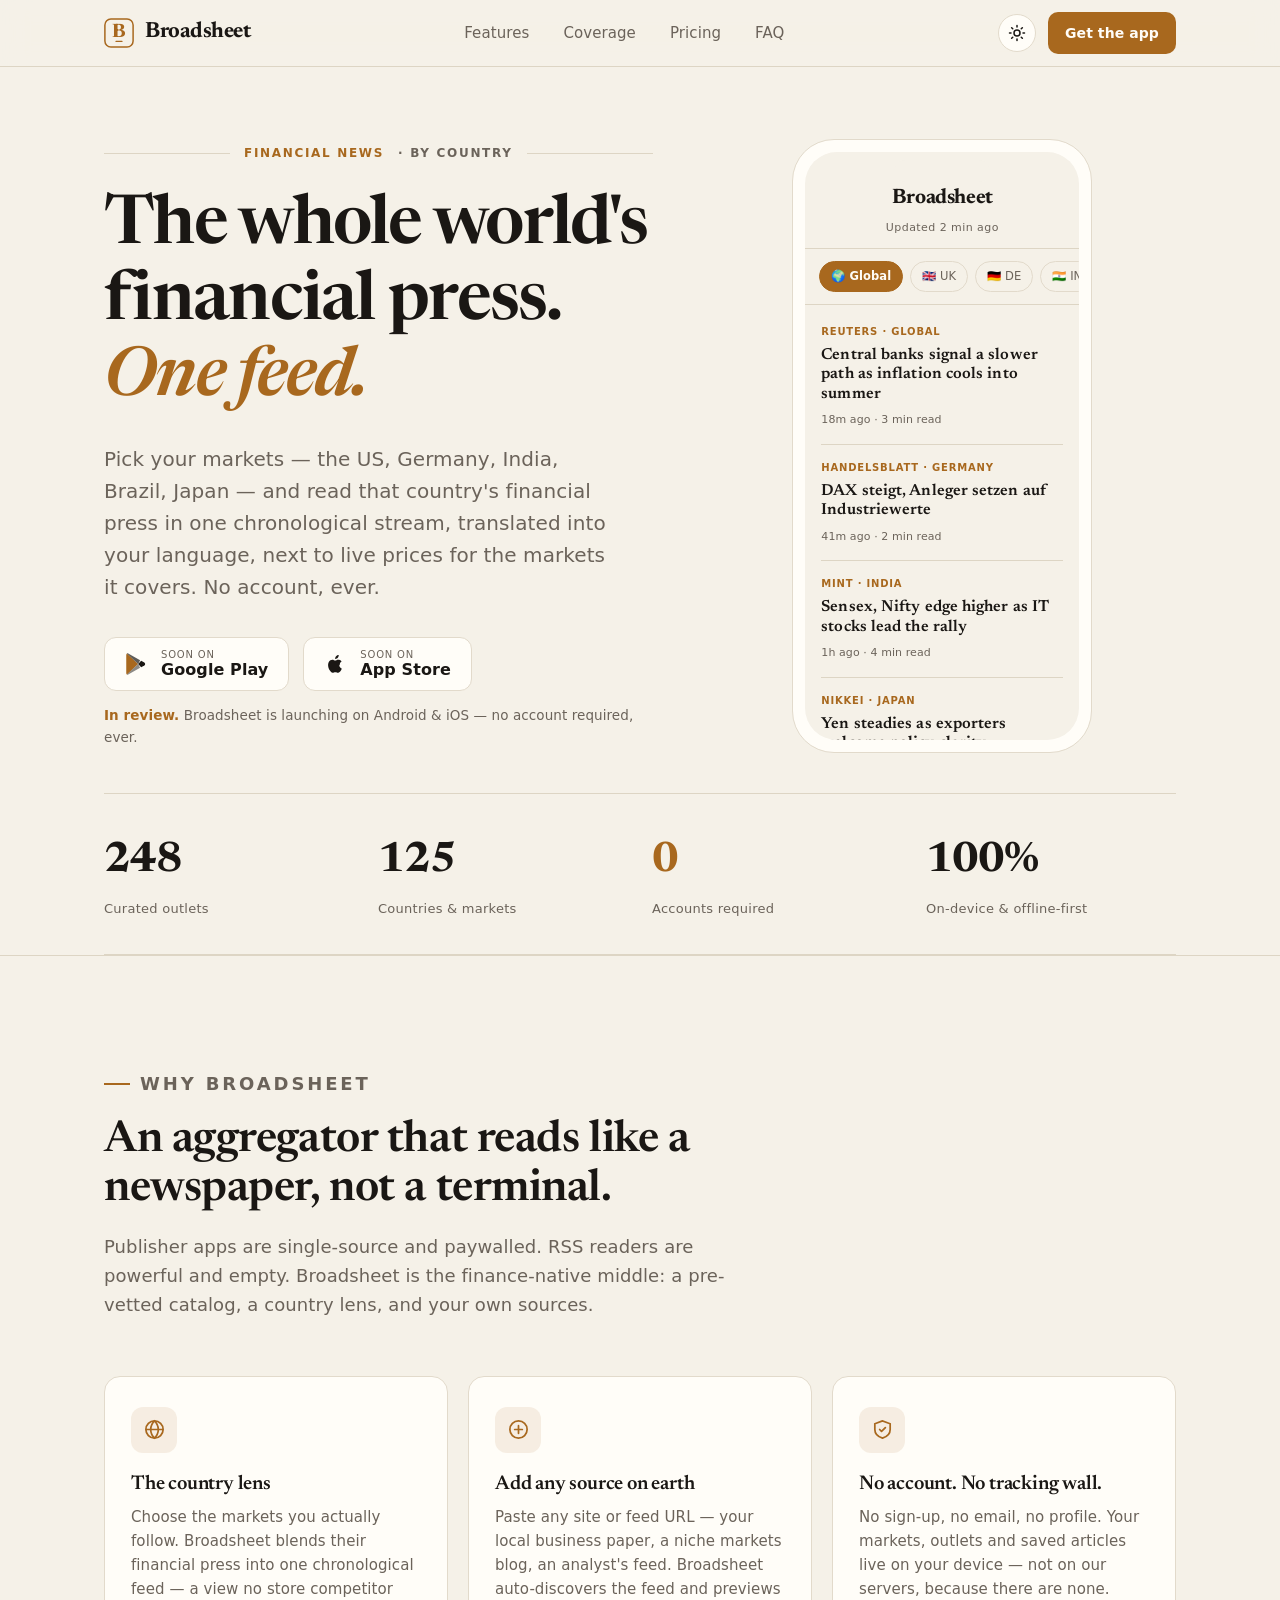
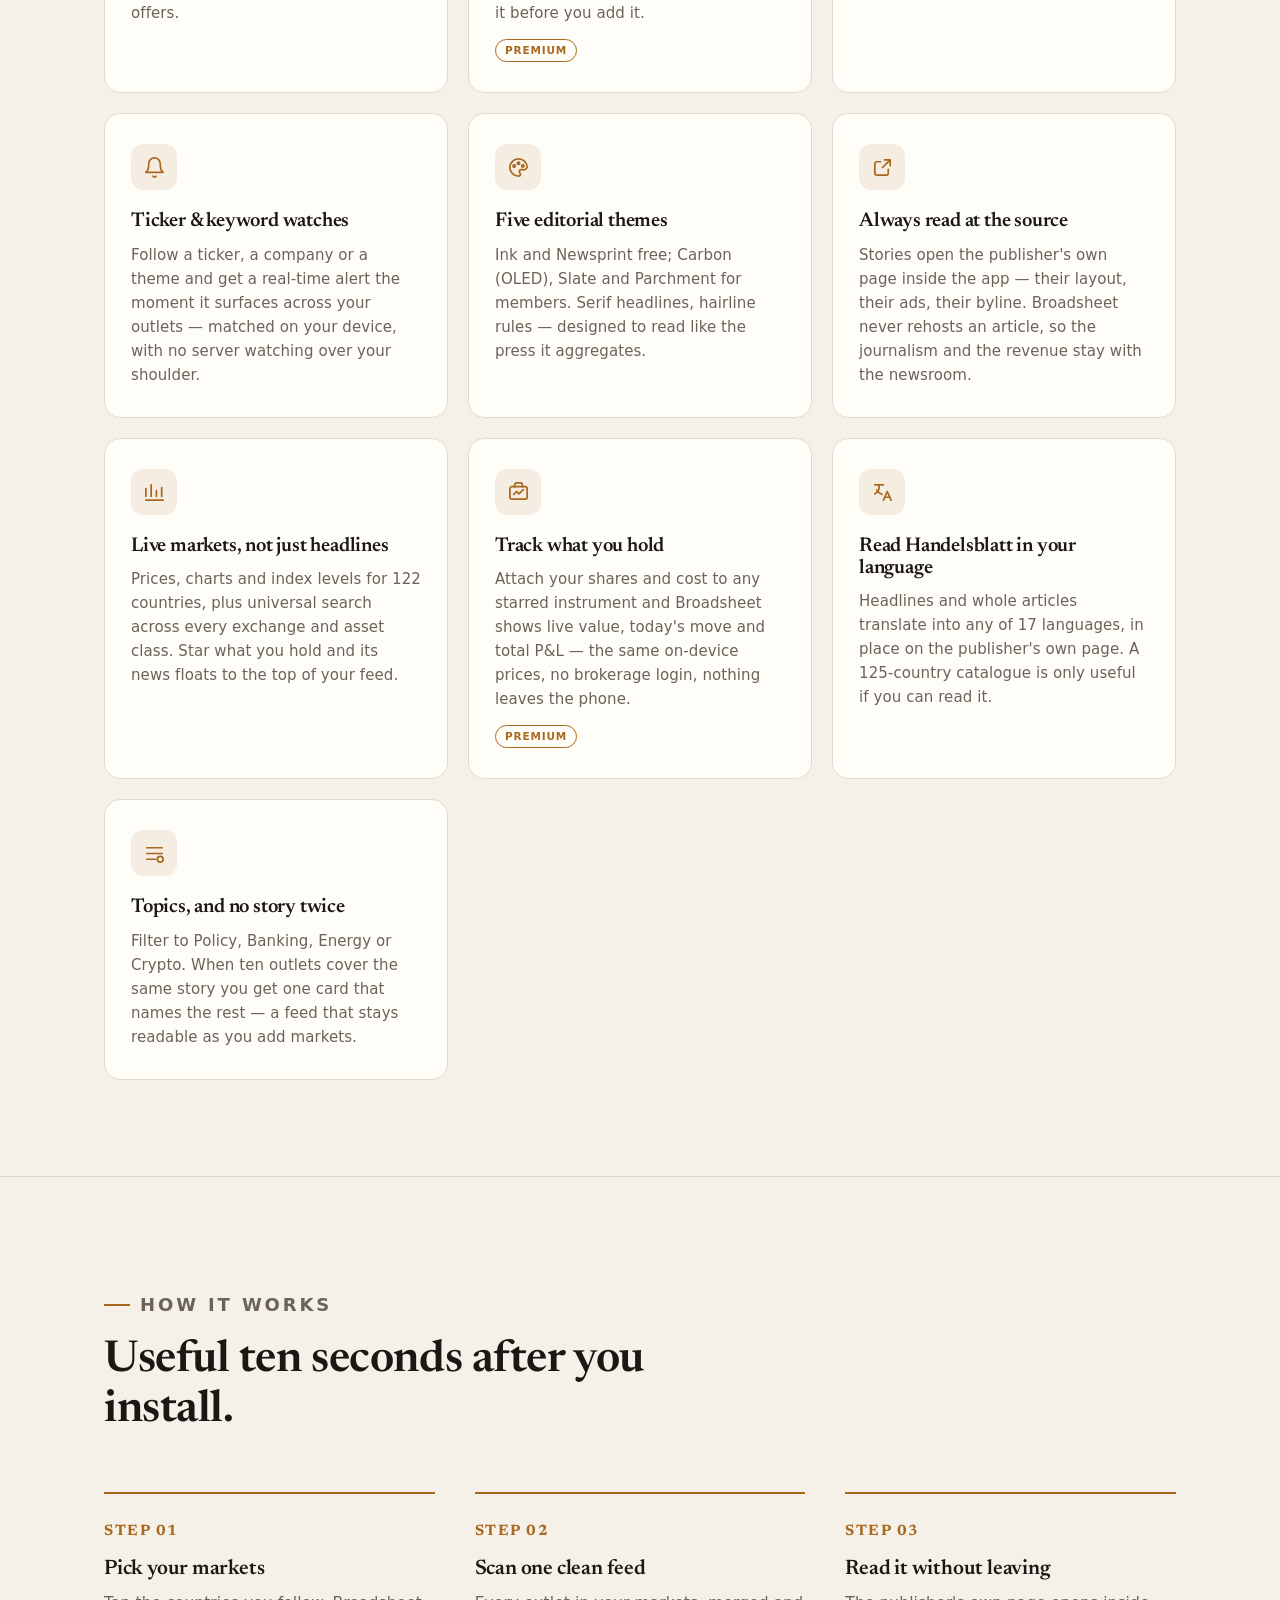
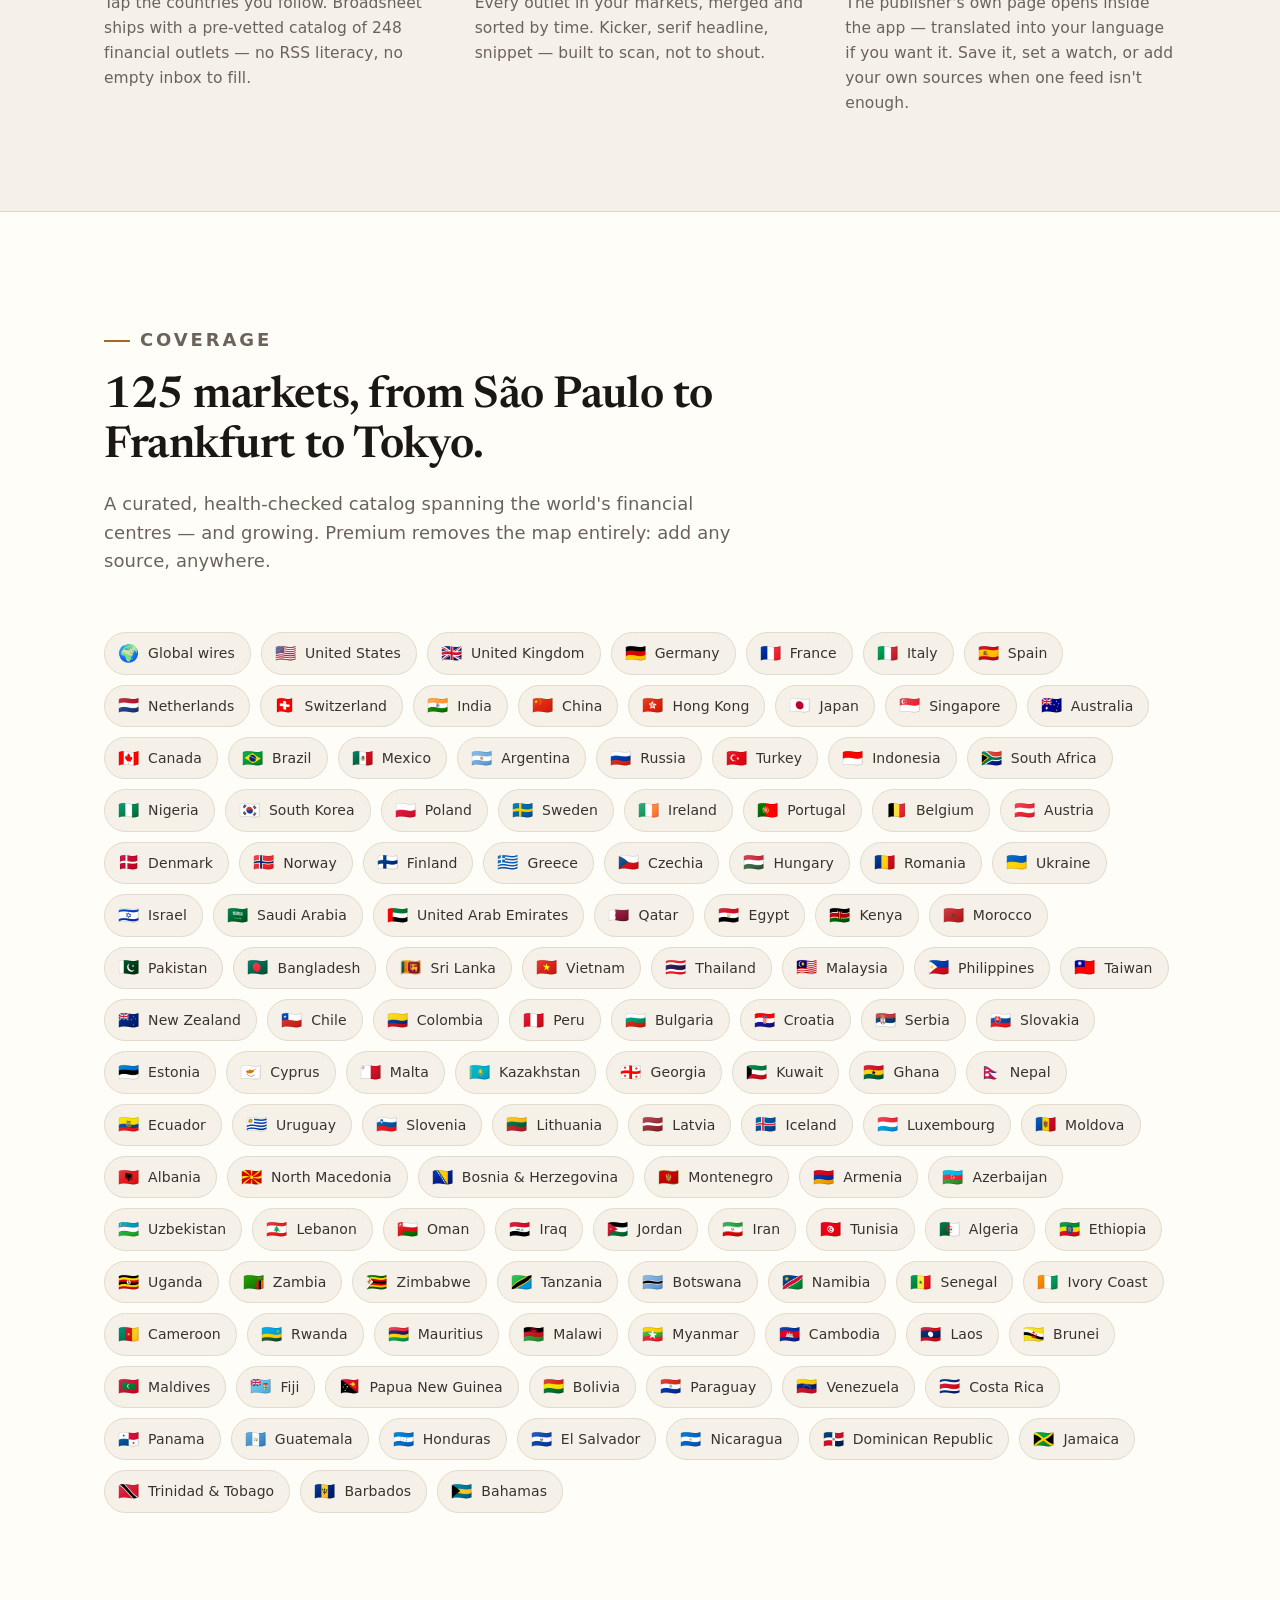
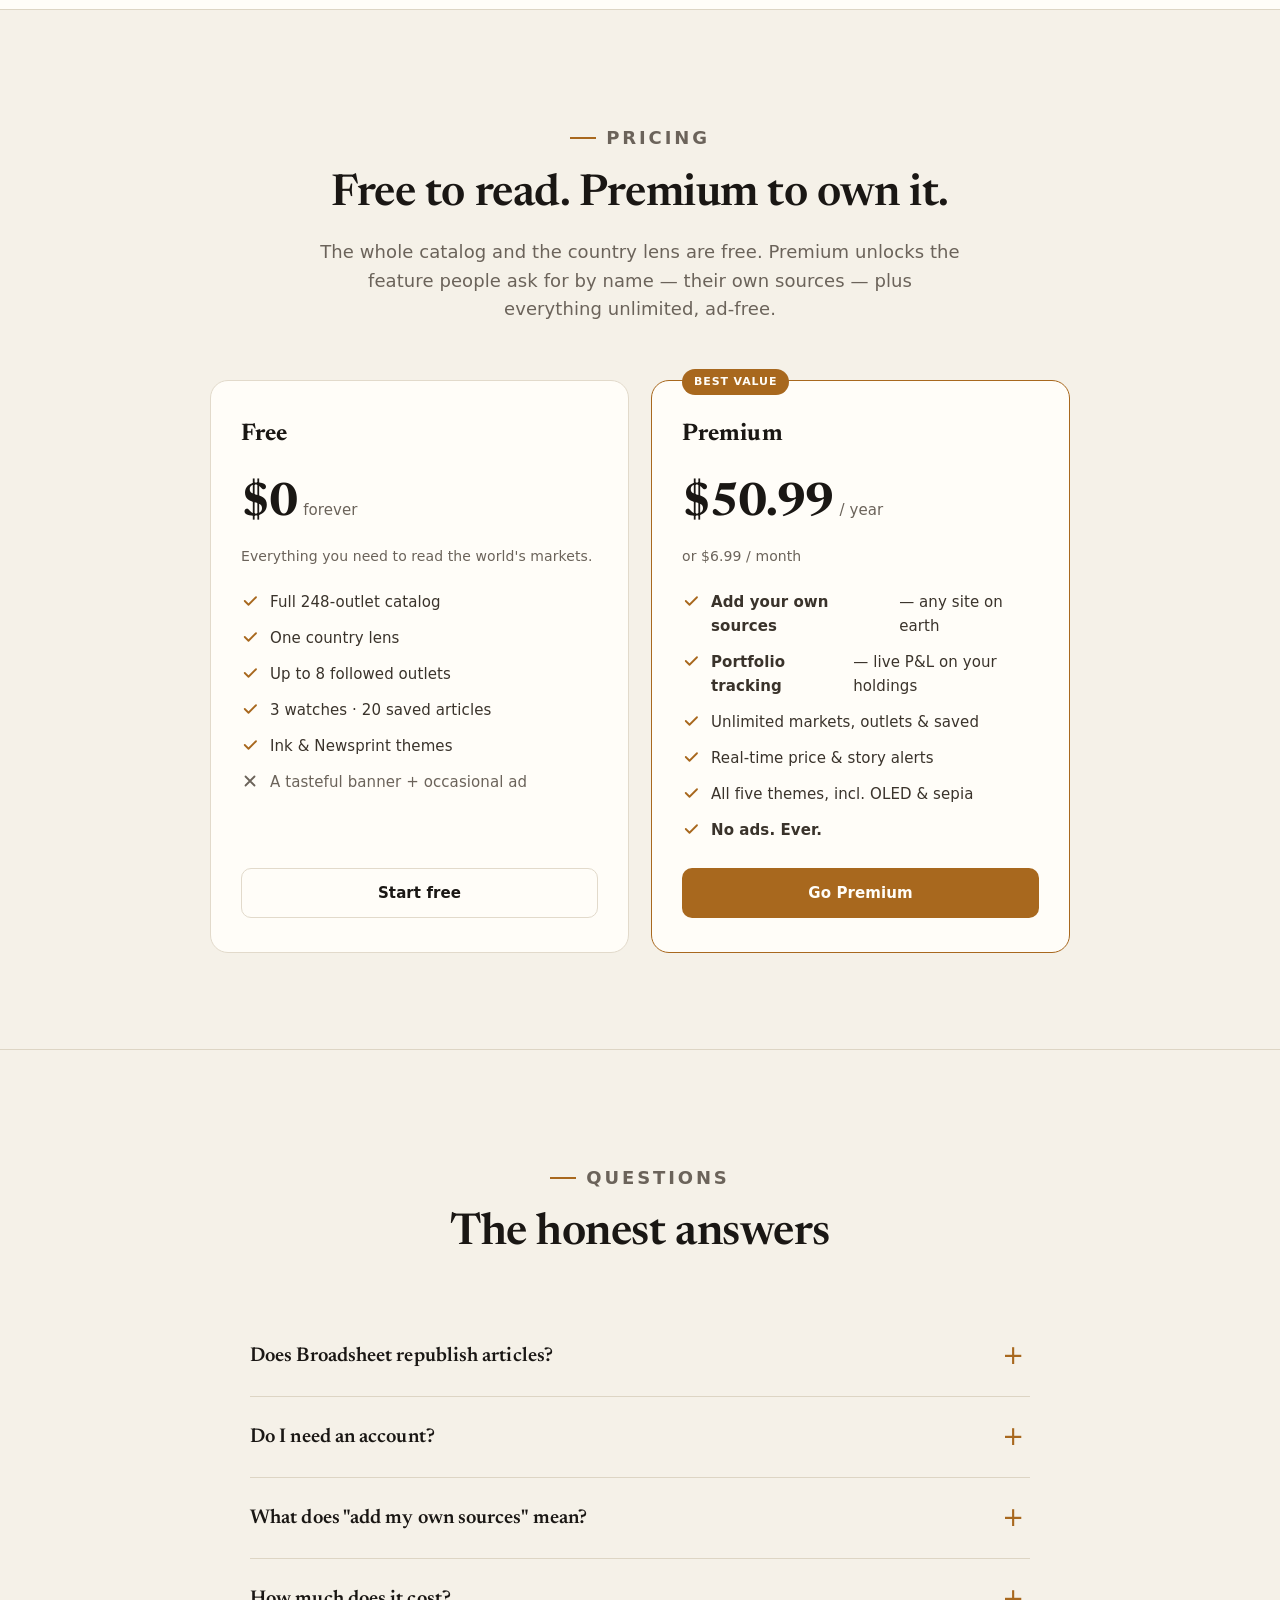
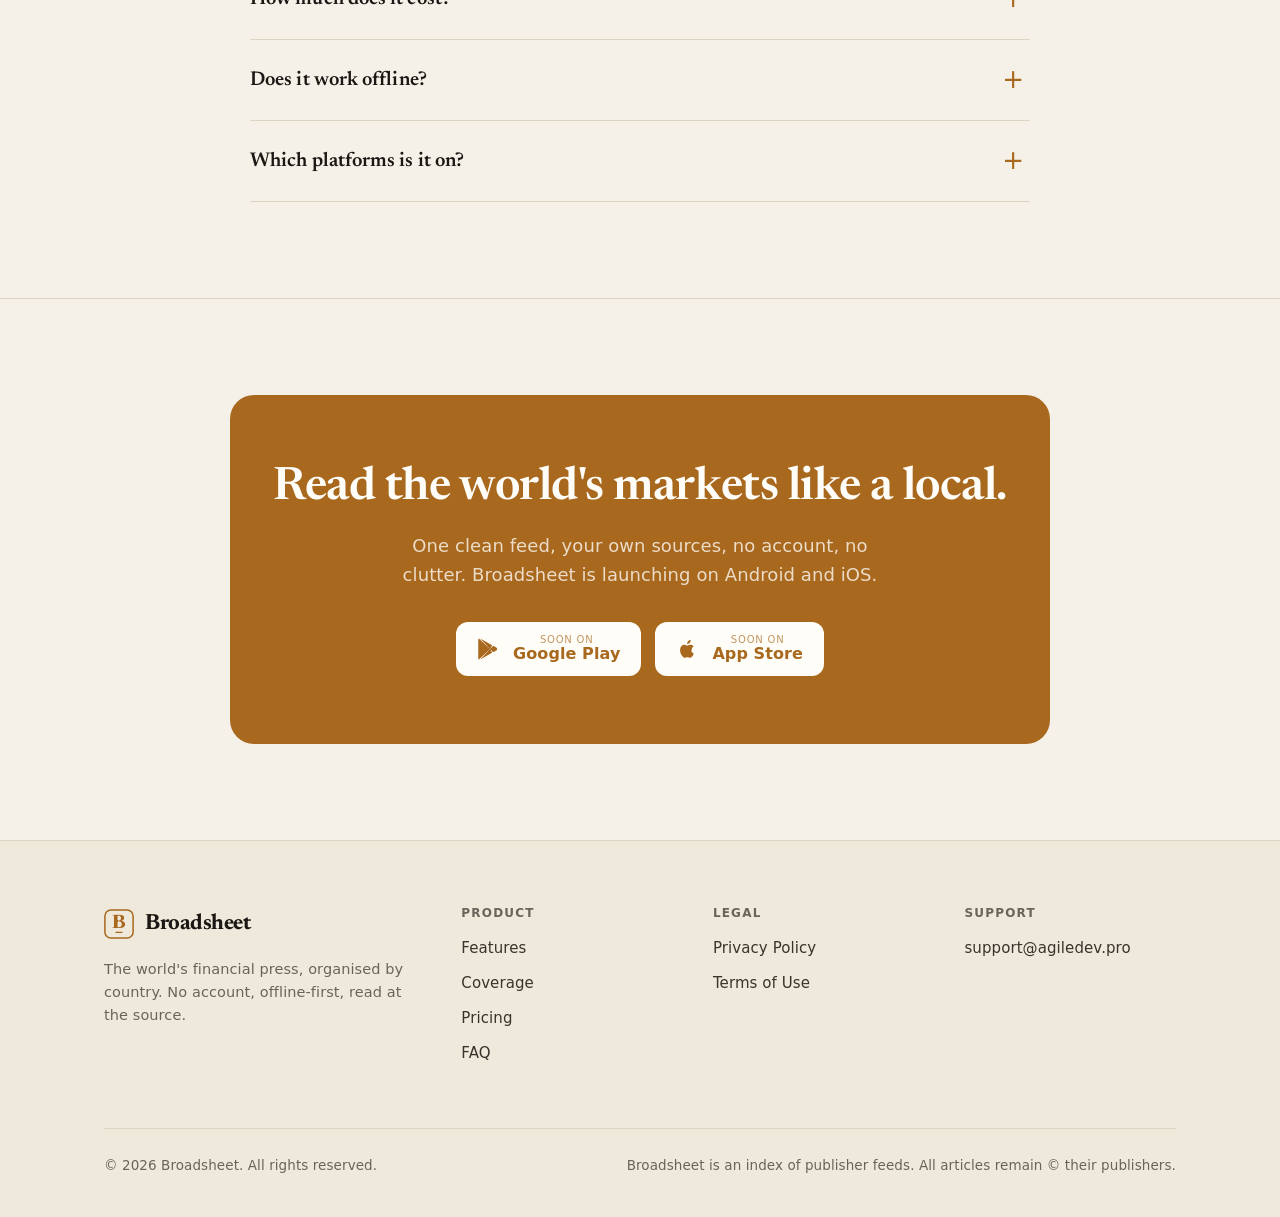
<file: index.html>
<!doctype html>
<html lang="en">
  <head>
    <meta charset="utf-8" />
    <meta name="viewport" content="width=device-width, initial-scale=1" />
    <title>Broadsheet — The world's financial press, by country</title>
    <meta
      name="description"
      content="Broadsheet gathers the financial press of 125 countries into one clean feed — organised by market. Read every story in-app, translated into your language, alongside live prices for 122 markets. No account."
    />
    <meta name="theme-color" content="#14110f" media="(prefers-color-scheme: dark)" />
    <meta name="theme-color" content="#f5f1e8" media="(prefers-color-scheme: light)" />

    <!-- Open Graph -->
    <meta property="og:type" content="website" />
    <meta property="og:site_name" content="Broadsheet" />
    <meta property="og:title" content="Broadsheet — The world's financial press, by country" />
    <meta
      property="og:description"
      content="The financial press of 125 countries in one clean feed, translated and readable in-app, with live market prices. No account."
    />
    <meta property="og:url" content="https://broadsheet.agiledev.pro/" />
    <meta name="twitter:card" content="summary_large_image" />

    <link rel="icon" href="favicon.svg" type="image/svg+xml" />
    <link rel="canonical" href="https://broadsheet.agiledev.pro/" />

    <!-- Newsreader: a variable serif designed for on-screen news reading (matches the app). -->
    <link rel="preconnect" href="https://fonts.googleapis.com" />
    <link rel="preconnect" href="https://fonts.gstatic.com" crossorigin />
    <link
      href="https://fonts.googleapis.com/css2?family=Newsreader:ital,opsz,wght@0,6..72,400;0,6..72,500;0,6..72,600;0,6..72,700;1,6..72,500;1,6..72,600&display=swap"
      rel="stylesheet"
    />
    <link rel="stylesheet" href="assets/broadsheet.css" />
  </head>
  <body>
    <a class="skip-link" href="#main">Skip to content</a>

    <!-- ============================ MASTHEAD ============================ -->
    <header class="masthead">
      <div class="container masthead__inner">
        <a class="brand" href="/" aria-label="Broadsheet home">
          <svg class="brand__mark" viewBox="0 0 100 100" aria-hidden="true">
            <rect x="3" y="3" width="94" height="94" rx="20" fill="none" stroke="var(--accent)" stroke-width="5" />
            <text x="50" y="63" text-anchor="middle" font-family="Newsreader, Georgia, serif" font-size="62" font-weight="700" fill="var(--accent)">B</text>
            <rect x="38" y="76" width="24" height="4" rx="2" fill="var(--accent)" />
          </svg>
          Broadsheet
        </a>

        <nav class="nav" id="nav" aria-label="Primary">
          <a href="#features">Features</a>
          <a href="#coverage">Coverage</a>
          <a href="#pricing">Pricing</a>
          <a href="#faq">FAQ</a>
        </nav>

        <div class="masthead__actions">
          <button class="theme-toggle" id="themeToggle" type="button" aria-label="Toggle colour theme">
            <svg class="icon-moon" viewBox="0 0 24 24" fill="none" stroke="currentColor" stroke-width="2" stroke-linecap="round" stroke-linejoin="round" aria-hidden="true"><path d="M21 12.79A9 9 0 1 1 11.21 3 7 7 0 0 0 21 12.79Z" /></svg>
            <svg class="icon-sun" viewBox="0 0 24 24" fill="none" stroke="currentColor" stroke-width="2" stroke-linecap="round" stroke-linejoin="round" aria-hidden="true"><circle cx="12" cy="12" r="4" /><path d="M12 2v2M12 20v2M4.9 4.9l1.4 1.4M17.7 17.7l1.4 1.4M2 12h2M20 12h2M4.9 19.1l1.4-1.4M17.7 6.3l1.4-1.4" /></svg>
          </button>
          <a class="btn btn--primary btn--sm" href="#get">Get the app</a>
          <button class="nav-toggle" id="navToggle" type="button" aria-label="Menu" aria-expanded="false">
            <svg viewBox="0 0 24 24" fill="none" stroke="currentColor" stroke-width="2" stroke-linecap="round" aria-hidden="true"><path d="M3 6h18M3 12h18M3 18h18" /></svg>
          </button>
        </div>
      </div>
    </header>

    <main id="main">
      <!-- ============================ HERO ============================ -->
      <section class="hero">
        <div class="container">
          <div class="hero__grid">
            <div>
              <p class="dateline reveal"><span>Financial News</span> · By Country</p>
              <h1 class="reveal">The whole world's financial press. <em>One feed.</em></h1>
              <p class="hero__lead reveal">
                Pick your markets — the US, Germany, India, Brazil, Japan — and read that
                country's financial press in one chronological stream, translated into your
                language, next to live prices for the markets it covers. No account, ever.
              </p>
              <div class="hero__cta reveal" id="get">
                <div class="store-row">
                  <a class="store-btn" href="#get" aria-label="Google Play (coming soon)">
                    <svg viewBox="0 0 24 24" aria-hidden="true"><path fill="var(--accent)" d="M3.6 2.3 13.9 12 3.6 21.7c-.4-.3-.6-.8-.6-1.4V3.7c0-.6.2-1.1.6-1.4Z"/><path fill="currentColor" d="m16.8 8.9 2.9 1.7c1 .6 1 2.2 0 2.8l-2.9 1.7L14 12l2.8-3.1Z"/><path fill="currentColor" opacity=".7" d="M3.6 2.3c.3-.2.7-.3 1.2 0l11 6.3L14 12 3.6 2.3Z"/><path fill="currentColor" opacity=".5" d="M14 12l1.8 3.4-11 6.3c-.5.3-.9.2-1.2 0L14 12Z"/></svg>
                    <span class="store-btn__label"><small>Soon on</small><strong>Google Play</strong></span>
                  </a>
                  <a class="store-btn" href="#get" aria-label="App Store (coming soon)">
                    <svg viewBox="0 0 24 24" aria-hidden="true"><path fill="currentColor" d="M16.4 12.7c0-2 1.6-3 1.7-3-.9-1.4-2.4-1.6-2.9-1.6-1.2-.1-2.4.7-3 .7-.6 0-1.6-.7-2.6-.7-1.3 0-2.6.8-3.3 2-1.4 2.4-.4 6 1 8 .7.9 1.4 2 2.5 2 1 0 1.3-.6 2.5-.6s1.5.6 2.6.6 1.7-.9 2.4-1.8c.7-1 1-2 1-2.1 0 0-1.9-.7-2.4-2.7ZM14.6 6.3c.5-.7.9-1.6.8-2.6-.8 0-1.8.5-2.4 1.2-.5.6-1 1.6-.8 2.5.9.1 1.8-.4 2.4-1.1Z"/></svg>
                    <span class="store-btn__label"><small>Soon on</small><strong>App Store</strong></span>
                  </a>
                </div>
                <p class="store-note"><b>In review.</b> Broadsheet is launching on Android &amp; iOS — no account required, ever.</p>
              </div>
            </div>

            <!-- Live product mock: mirrors the real app feed card -->
            <div class="device reveal" aria-hidden="true">
              <div class="device__notch"></div>
              <div class="device__screen">
                <div class="app-header">
                  <div class="wm">Broadsheet</div>
                  <div class="upd">Updated 2 min ago</div>
                </div>
                <div class="app-chips">
                  <span class="chip chip--on">🌍 Global</span>
                  <span class="chip">🇬🇧 UK</span>
                  <span class="chip">🇩🇪 DE</span>
                  <span class="chip">🇮🇳 IN</span>
                  <span class="chip">🇯🇵 JP</span>
                </div>
                <div class="app-feed">
                  <div class="art">
                    <div class="art__kicker">Reuters · Global</div>
                    <div class="art__title">Central banks signal a slower path as inflation cools into summer</div>
                    <div class="art__meta">18m ago · 3 min read</div>
                  </div>
                  <div class="art">
                    <div class="art__kicker">Handelsblatt · Germany</div>
                    <div class="art__title">DAX steigt, Anleger setzen auf Industriewerte</div>
                    <div class="art__meta">41m ago · 2 min read</div>
                  </div>
                  <div class="art">
                    <div class="art__kicker">Mint · India</div>
                    <div class="art__title">Sensex, Nifty edge higher as IT stocks lead the rally</div>
                    <div class="art__meta">1h ago · 4 min read</div>
                  </div>
                  <div class="art">
                    <div class="art__kicker">Nikkei · Japan</div>
                    <div class="art__title">Yen steadies as exporters welcome policy clarity</div>
                    <div class="art__meta">1h ago · 2 min read</div>
                  </div>
                </div>
              </div>
            </div>
          </div>
        </div>
      </section>

      <!-- ============================ STATS ============================ -->
      <section class="section section--flush" style="padding: 0" aria-label="At a glance">
        <div class="container">
          <div class="stats">
            <div class="stat reveal"><div class="stat__num">248</div><div class="stat__label">Curated outlets</div></div>
            <div class="stat reveal"><div class="stat__num">125</div><div class="stat__label">Countries &amp; markets</div></div>
            <div class="stat reveal"><div class="stat__num"><span>0</span></div><div class="stat__label">Accounts required</div></div>
            <div class="stat reveal"><div class="stat__num">100%</div><div class="stat__label">On-device &amp; offline-first</div></div>
          </div>
        </div>
      </section>

      <!-- ============================ FEATURES ============================ -->
      <section class="section" id="features">
        <div class="container">
          <div class="section-head reveal">
            <p class="eyebrow">Why Broadsheet</p>
            <h2>An aggregator that reads like a newspaper, not a terminal.</h2>
            <p>Publisher apps are single-source and paywalled. RSS readers are powerful and empty. Broadsheet is the finance-native middle: a pre-vetted catalog, a country lens, and your own sources.</p>
          </div>

          <div class="features">
            <article class="feature reveal">
              <div class="feature__icon"><svg viewBox="0 0 24 24" fill="none" stroke="currentColor" stroke-width="1.8"><circle cx="12" cy="12" r="9"/><path d="M3 12h18M12 3c2.5 2.4 3.9 5.6 4 9-.1 3.4-1.5 6.6-4 9-2.5-2.4-3.9-5.6-4-9 .1-3.4 1.5-6.6 4-9Z"/></svg></div>
              <h3>The country lens</h3>
              <p>Choose the markets you actually follow. Broadsheet blends their financial press into one chronological feed — a view no store competitor offers.</p>
            </article>

            <article class="feature reveal">
              <div class="feature__icon"><svg viewBox="0 0 24 24" fill="none" stroke="currentColor" stroke-width="1.8"><circle cx="12" cy="12" r="9"/><path d="M12 8v8M8 12h8" stroke-linecap="round"/></svg></div>
              <h3>Add any source on earth</h3>
              <p>Paste any site or feed URL — your local business paper, a niche markets blog, an analyst's feed. Broadsheet auto-discovers the feed and previews it before you add it.</p>
              <span class="feature__tag">Premium</span>
            </article>

            <article class="feature reveal">
              <div class="feature__icon"><svg viewBox="0 0 24 24" fill="none" stroke="currentColor" stroke-width="1.8"><path d="M12 3 4 6v6c0 4.4 3.4 7.6 8 9 4.6-1.4 8-4.6 8-9V6l-8-3Z"/><path d="m9 12 2 2 4-4" stroke-linecap="round" stroke-linejoin="round"/></svg></div>
              <h3>No account. No tracking wall.</h3>
              <p>No sign-up, no email, no profile. Your markets, outlets and saved articles live on your device — not on our servers, because there are none.</p>
            </article>

            <article class="feature reveal">
              <div class="feature__icon"><svg viewBox="0 0 24 24" fill="none" stroke="currentColor" stroke-width="1.8"><path d="M18 8a6 6 0 0 0-12 0c0 7-3 9-3 9h18s-3-2-3-9" stroke-linecap="round" stroke-linejoin="round"/><path d="M13.7 21a2 2 0 0 1-3.4 0" stroke-linecap="round"/></svg></div>
              <h3>Ticker &amp; keyword watches</h3>
              <p>Follow a ticker, a company or a theme and get a real-time alert the moment it surfaces across your outlets — matched on your device, with no server watching over your shoulder.</p>
            </article>

            <article class="feature reveal">
              <div class="feature__icon"><svg viewBox="0 0 24 24" fill="none" stroke="currentColor" stroke-width="1.8"><path d="M12 3a9 9 0 1 0 0 18c1.1 0 2-.9 2-2 0-.5-.2-1-.6-1.4-.3-.3-.5-.8-.5-1.3 0-1.1.9-2 2-2h1.6A4 4 0 0 0 21 12 9 9 0 0 0 12 3Z"/><circle cx="7.5" cy="10.5" r="1.2" fill="currentColor"/><circle cx="12" cy="7.5" r="1.2" fill="currentColor"/><circle cx="16.5" cy="10.5" r="1.2" fill="currentColor"/></svg></div>
              <h3>Five editorial themes</h3>
              <p>Ink and Newsprint free; Carbon (OLED), Slate and Parchment for members. Serif headlines, hairline rules — designed to read like the press it aggregates.</p>
            </article>

            <article class="feature reveal">
              <div class="feature__icon"><svg viewBox="0 0 24 24" fill="none" stroke="currentColor" stroke-width="1.8"><path d="M14 4h6v6M20 4l-8 8" stroke-linecap="round" stroke-linejoin="round"/><path d="M18 14v4a2 2 0 0 1-2 2H6a2 2 0 0 1-2-2V8a2 2 0 0 1 2-2h4" stroke-linecap="round" stroke-linejoin="round"/></svg></div>
              <h3>Always read at the source</h3>
              <p>Stories open the publisher's own page inside the app — their layout, their ads, their byline. Broadsheet never rehosts an article, so the journalism and the revenue stay with the newsroom.</p>
            </article>

            <article class="feature reveal">
              <div class="feature__icon"><svg viewBox="0 0 24 24" fill="none" stroke="currentColor" stroke-width="1.8"><path d="M3 17V9M8.5 17V5M14 17v-6M19.5 17V8" stroke-linecap="round"/><path d="M3 21h18" stroke-linecap="round"/></svg></div>
              <h3>Live markets, not just headlines</h3>
              <p>Prices, charts and index levels for 122 countries, plus universal search across every exchange and asset class. Star what you hold and its news floats to the top of your feed.</p>
            </article>

            <article class="feature reveal">
              <div class="feature__icon"><svg viewBox="0 0 24 24" fill="none" stroke="currentColor" stroke-width="1.8"><rect x="3" y="7" width="18" height="13" rx="2"/><path d="M8 7V5a2 2 0 0 1 2-2h4a2 2 0 0 1 2 2v2" stroke-linecap="round"/><path d="m7 15 3-3 2.5 2.5L17 10" stroke-linecap="round" stroke-linejoin="round"/></svg></div>
              <h3>Track what you hold</h3>
              <p>Attach your shares and cost to any starred instrument and Broadsheet shows live value, today's move and total P&amp;L — the same on-device prices, no brokerage login, nothing leaves the phone.</p>
              <span class="feature__tag">Premium</span>
            </article>

            <article class="feature reveal">
              <div class="feature__icon"><svg viewBox="0 0 24 24" fill="none" stroke="currentColor" stroke-width="1.8"><path d="M4 5h9M8.5 5v2c0 3.3-2 6.2-4.5 7.5" stroke-linecap="round"/><path d="M6 10.5c1.3 2.2 3.4 3.8 5.5 4.5" stroke-linecap="round"/><path d="m13 21 4-9 4 9M14.6 18h4.8" stroke-linecap="round" stroke-linejoin="round"/></svg></div>
              <h3>Read Handelsblatt in your language</h3>
              <p>Headlines and whole articles translate into any of 17 languages, in place on the publisher's own page. A 125-country catalogue is only useful if you can read it.</p>
            </article>

            <article class="feature reveal">
              <div class="feature__icon"><svg viewBox="0 0 24 24" fill="none" stroke="currentColor" stroke-width="1.8"><path d="M4 6h16M4 12h16M4 18h9" stroke-linecap="round"/><circle cx="18" cy="18" r="3"/></svg></div>
              <h3>Topics, and no story twice</h3>
              <p>Filter to Policy, Banking, Energy or Crypto. When ten outlets cover the same story you get one card that names the rest — a feed that stays readable as you add markets.</p>
            </article>
          </div>
        </div>
      </section>

      <!-- ============================ HOW IT WORKS ============================ -->
      <section class="section" id="how">
        <div class="container">
          <div class="section-head reveal">
            <p class="eyebrow">How it works</p>
            <h2>Useful ten seconds after you install.</h2>
          </div>
          <div class="steps">
            <div class="step reveal">
              <div class="step__n">STEP 01</div>
              <h3>Pick your markets</h3>
              <p>Tap the countries you follow. Broadsheet ships with a pre-vetted catalog of 248 financial outlets — no RSS literacy, no empty inbox to fill.</p>
            </div>
            <div class="step reveal">
              <div class="step__n">STEP 02</div>
              <h3>Scan one clean feed</h3>
              <p>Every outlet in your markets, merged and sorted by time. Kicker, serif headline, snippet — built to scan, not to shout.</p>
            </div>
            <div class="step reveal">
              <div class="step__n">STEP 03</div>
              <h3>Read it without leaving</h3>
              <p>The publisher's own page opens inside the app — translated into your language if you want it. Save it, set a watch, or add your own sources when one feed isn't enough.</p>
            </div>
          </div>
        </div>
      </section>

      <!-- ============================ COVERAGE ============================ -->
      <section class="section coverage" id="coverage">
        <div class="container">
          <div class="section-head reveal">
            <p class="eyebrow">Coverage</p>
            <h2>125 markets, from São Paulo to Frankfurt to Tokyo.</h2>
            <p>A curated, health-checked catalog spanning the world's financial centres — and growing. Premium removes the map entirely: add any source, anywhere.</p>
          </div>
          <div class="flags reveal">
            <span class="flag-chip"><span class="fe">🌍</span> Global wires</span>
            <span class="flag-chip"><span class="fe">🇺🇸</span> United States</span>
            <span class="flag-chip"><span class="fe">🇬🇧</span> United Kingdom</span>
            <span class="flag-chip"><span class="fe">🇩🇪</span> Germany</span>
            <span class="flag-chip"><span class="fe">🇫🇷</span> France</span>
            <span class="flag-chip"><span class="fe">🇮🇹</span> Italy</span>
            <span class="flag-chip"><span class="fe">🇪🇸</span> Spain</span>
            <span class="flag-chip"><span class="fe">🇳🇱</span> Netherlands</span>
            <span class="flag-chip"><span class="fe">🇨🇭</span> Switzerland</span>
            <span class="flag-chip"><span class="fe">🇮🇳</span> India</span>
            <span class="flag-chip"><span class="fe">🇨🇳</span> China</span>
            <span class="flag-chip"><span class="fe">🇭🇰</span> Hong Kong</span>
            <span class="flag-chip"><span class="fe">🇯🇵</span> Japan</span>
            <span class="flag-chip"><span class="fe">🇸🇬</span> Singapore</span>
            <span class="flag-chip"><span class="fe">🇦🇺</span> Australia</span>
            <span class="flag-chip"><span class="fe">🇨🇦</span> Canada</span>
            <span class="flag-chip"><span class="fe">🇧🇷</span> Brazil</span>
            <span class="flag-chip"><span class="fe">🇲🇽</span> Mexico</span>
            <span class="flag-chip"><span class="fe">🇦🇷</span> Argentina</span>
            <span class="flag-chip"><span class="fe">🇷🇺</span> Russia</span>
            <span class="flag-chip"><span class="fe">🇹🇷</span> Turkey</span>
            <span class="flag-chip"><span class="fe">🇮🇩</span> Indonesia</span>
            <span class="flag-chip"><span class="fe">🇿🇦</span> South Africa</span>
            <span class="flag-chip"><span class="fe">🇳🇬</span> Nigeria</span>
            <span class="flag-chip"><span class="fe">🇰🇷</span> South Korea</span>
            <span class="flag-chip"><span class="fe">🇵🇱</span> Poland</span>
            <span class="flag-chip"><span class="fe">🇸🇪</span> Sweden</span>
            <span class="flag-chip"><span class="fe">🇮🇪</span> Ireland</span>
            <span class="flag-chip"><span class="fe">🇵🇹</span> Portugal</span>
            <span class="flag-chip"><span class="fe">🇧🇪</span> Belgium</span>
            <span class="flag-chip"><span class="fe">🇦🇹</span> Austria</span>
            <span class="flag-chip"><span class="fe">🇩🇰</span> Denmark</span>
            <span class="flag-chip"><span class="fe">🇳🇴</span> Norway</span>
            <span class="flag-chip"><span class="fe">🇫🇮</span> Finland</span>
            <span class="flag-chip"><span class="fe">🇬🇷</span> Greece</span>
            <span class="flag-chip"><span class="fe">🇨🇿</span> Czechia</span>
            <span class="flag-chip"><span class="fe">🇭🇺</span> Hungary</span>
            <span class="flag-chip"><span class="fe">🇷🇴</span> Romania</span>
            <span class="flag-chip"><span class="fe">🇺🇦</span> Ukraine</span>
            <span class="flag-chip"><span class="fe">🇮🇱</span> Israel</span>
            <span class="flag-chip"><span class="fe">🇸🇦</span> Saudi Arabia</span>
            <span class="flag-chip"><span class="fe">🇦🇪</span> United Arab Emirates</span>
            <span class="flag-chip"><span class="fe">🇶🇦</span> Qatar</span>
            <span class="flag-chip"><span class="fe">🇪🇬</span> Egypt</span>
            <span class="flag-chip"><span class="fe">🇰🇪</span> Kenya</span>
            <span class="flag-chip"><span class="fe">🇲🇦</span> Morocco</span>
            <span class="flag-chip"><span class="fe">🇵🇰</span> Pakistan</span>
            <span class="flag-chip"><span class="fe">🇧🇩</span> Bangladesh</span>
            <span class="flag-chip"><span class="fe">🇱🇰</span> Sri Lanka</span>
            <span class="flag-chip"><span class="fe">🇻🇳</span> Vietnam</span>
            <span class="flag-chip"><span class="fe">🇹🇭</span> Thailand</span>
            <span class="flag-chip"><span class="fe">🇲🇾</span> Malaysia</span>
            <span class="flag-chip"><span class="fe">🇵🇭</span> Philippines</span>
            <span class="flag-chip"><span class="fe">🇹🇼</span> Taiwan</span>
            <span class="flag-chip"><span class="fe">🇳🇿</span> New Zealand</span>
            <span class="flag-chip"><span class="fe">🇨🇱</span> Chile</span>
            <span class="flag-chip"><span class="fe">🇨🇴</span> Colombia</span>
            <span class="flag-chip"><span class="fe">🇵🇪</span> Peru</span>
            <span class="flag-chip"><span class="fe">🇧🇬</span> Bulgaria</span>
            <span class="flag-chip"><span class="fe">🇭🇷</span> Croatia</span>
            <span class="flag-chip"><span class="fe">🇷🇸</span> Serbia</span>
            <span class="flag-chip"><span class="fe">🇸🇰</span> Slovakia</span>
            <span class="flag-chip"><span class="fe">🇪🇪</span> Estonia</span>
            <span class="flag-chip"><span class="fe">🇨🇾</span> Cyprus</span>
            <span class="flag-chip"><span class="fe">🇲🇹</span> Malta</span>
            <span class="flag-chip"><span class="fe">🇰🇿</span> Kazakhstan</span>
            <span class="flag-chip"><span class="fe">🇬🇪</span> Georgia</span>
            <span class="flag-chip"><span class="fe">🇰🇼</span> Kuwait</span>
            <span class="flag-chip"><span class="fe">🇬🇭</span> Ghana</span>
            <span class="flag-chip"><span class="fe">🇳🇵</span> Nepal</span>
            <span class="flag-chip"><span class="fe">🇪🇨</span> Ecuador</span>
            <span class="flag-chip"><span class="fe">🇺🇾</span> Uruguay</span>
            <span class="flag-chip"><span class="fe">🇸🇮</span> Slovenia</span>
            <span class="flag-chip"><span class="fe">🇱🇹</span> Lithuania</span>
            <span class="flag-chip"><span class="fe">🇱🇻</span> Latvia</span>
            <span class="flag-chip"><span class="fe">🇮🇸</span> Iceland</span>
            <span class="flag-chip"><span class="fe">🇱🇺</span> Luxembourg</span>
            <span class="flag-chip"><span class="fe">🇲🇩</span> Moldova</span>
            <span class="flag-chip"><span class="fe">🇦🇱</span> Albania</span>
            <span class="flag-chip"><span class="fe">🇲🇰</span> North Macedonia</span>
            <span class="flag-chip"><span class="fe">🇧🇦</span> Bosnia & Herzegovina</span>
            <span class="flag-chip"><span class="fe">🇲🇪</span> Montenegro</span>
            <span class="flag-chip"><span class="fe">🇦🇲</span> Armenia</span>
            <span class="flag-chip"><span class="fe">🇦🇿</span> Azerbaijan</span>
            <span class="flag-chip"><span class="fe">🇺🇿</span> Uzbekistan</span>
            <span class="flag-chip"><span class="fe">🇱🇧</span> Lebanon</span>
            <span class="flag-chip"><span class="fe">🇴🇲</span> Oman</span>
            <span class="flag-chip"><span class="fe">🇮🇶</span> Iraq</span>
            <span class="flag-chip"><span class="fe">🇯🇴</span> Jordan</span>
            <span class="flag-chip"><span class="fe">🇮🇷</span> Iran</span>
            <span class="flag-chip"><span class="fe">🇹🇳</span> Tunisia</span>
            <span class="flag-chip"><span class="fe">🇩🇿</span> Algeria</span>
            <span class="flag-chip"><span class="fe">🇪🇹</span> Ethiopia</span>
            <span class="flag-chip"><span class="fe">🇺🇬</span> Uganda</span>
            <span class="flag-chip"><span class="fe">🇿🇲</span> Zambia</span>
            <span class="flag-chip"><span class="fe">🇿🇼</span> Zimbabwe</span>
            <span class="flag-chip"><span class="fe">🇹🇿</span> Tanzania</span>
            <span class="flag-chip"><span class="fe">🇧🇼</span> Botswana</span>
            <span class="flag-chip"><span class="fe">🇳🇦</span> Namibia</span>
            <span class="flag-chip"><span class="fe">🇸🇳</span> Senegal</span>
            <span class="flag-chip"><span class="fe">🇨🇮</span> Ivory Coast</span>
            <span class="flag-chip"><span class="fe">🇨🇲</span> Cameroon</span>
            <span class="flag-chip"><span class="fe">🇷🇼</span> Rwanda</span>
            <span class="flag-chip"><span class="fe">🇲🇺</span> Mauritius</span>
            <span class="flag-chip"><span class="fe">🇲🇼</span> Malawi</span>
            <span class="flag-chip"><span class="fe">🇲🇲</span> Myanmar</span>
            <span class="flag-chip"><span class="fe">🇰🇭</span> Cambodia</span>
            <span class="flag-chip"><span class="fe">🇱🇦</span> Laos</span>
            <span class="flag-chip"><span class="fe">🇧🇳</span> Brunei</span>
            <span class="flag-chip"><span class="fe">🇲🇻</span> Maldives</span>
            <span class="flag-chip"><span class="fe">🇫🇯</span> Fiji</span>
            <span class="flag-chip"><span class="fe">🇵🇬</span> Papua New Guinea</span>
            <span class="flag-chip"><span class="fe">🇧🇴</span> Bolivia</span>
            <span class="flag-chip"><span class="fe">🇵🇾</span> Paraguay</span>
            <span class="flag-chip"><span class="fe">🇻🇪</span> Venezuela</span>
            <span class="flag-chip"><span class="fe">🇨🇷</span> Costa Rica</span>
            <span class="flag-chip"><span class="fe">🇵🇦</span> Panama</span>
            <span class="flag-chip"><span class="fe">🇬🇹</span> Guatemala</span>
            <span class="flag-chip"><span class="fe">🇭🇳</span> Honduras</span>
            <span class="flag-chip"><span class="fe">🇸🇻</span> El Salvador</span>
            <span class="flag-chip"><span class="fe">🇳🇮</span> Nicaragua</span>
            <span class="flag-chip"><span class="fe">🇩🇴</span> Dominican Republic</span>
            <span class="flag-chip"><span class="fe">🇯🇲</span> Jamaica</span>
            <span class="flag-chip"><span class="fe">🇹🇹</span> Trinidad & Tobago</span>
            <span class="flag-chip"><span class="fe">🇧🇧</span> Barbados</span>
            <span class="flag-chip"><span class="fe">🇧🇸</span> Bahamas</span>
          </div>
        </div>
      </section>

      <!-- ============================ PRICING ============================ -->
      <section class="section" id="pricing">
        <div class="container">
          <div class="section-head reveal" style="margin-inline: auto; text-align: center">
            <p class="eyebrow" style="justify-content: center">Pricing</p>
            <h2>Free to read. Premium to own it.</h2>
            <p>The whole catalog and the country lens are free. Premium unlocks the feature people ask for by name — their own sources — plus everything unlimited, ad-free.</p>
          </div>

          <div class="pricing">
            <div class="plan reveal">
              <div class="plan__name">Free</div>
              <div class="plan__price"><b>$0</b><span>forever</span></div>
              <p class="plan__sub">Everything you need to read the world's markets.</p>
              <ul class="plan__list">
                <li><svg viewBox="0 0 24 24" fill="none" stroke="currentColor" stroke-width="2.4"><path d="m5 12 5 5L20 7" stroke-linecap="round" stroke-linejoin="round"/></svg>Full 248-outlet catalog</li>
                <li><svg viewBox="0 0 24 24" fill="none" stroke="currentColor" stroke-width="2.4"><path d="m5 12 5 5L20 7" stroke-linecap="round" stroke-linejoin="round"/></svg>One country lens</li>
                <li><svg viewBox="0 0 24 24" fill="none" stroke="currentColor" stroke-width="2.4"><path d="m5 12 5 5L20 7" stroke-linecap="round" stroke-linejoin="round"/></svg>Up to 8 followed outlets</li>
                <li><svg viewBox="0 0 24 24" fill="none" stroke="currentColor" stroke-width="2.4"><path d="m5 12 5 5L20 7" stroke-linecap="round" stroke-linejoin="round"/></svg>3 watches · 20 saved articles</li>
                <li><svg viewBox="0 0 24 24" fill="none" stroke="currentColor" stroke-width="2.4"><path d="m5 12 5 5L20 7" stroke-linecap="round" stroke-linejoin="round"/></svg>Ink &amp; Newsprint themes</li>
                <li class="off"><svg viewBox="0 0 24 24" fill="none" stroke="currentColor" stroke-width="2.4"><path d="M6 6l12 12M18 6 6 18" stroke-linecap="round"/></svg>A tasteful banner + occasional ad</li>
              </ul>
              <a class="btn btn--ghost" href="#get">Start free</a>
            </div>

            <div class="plan plan--featured reveal">
              <span class="plan__flag">Best value</span>
              <div class="plan__name">Premium</div>
              <div class="plan__price"><b>$50.99</b><span>/ year</span></div>
              <p class="plan__sub">or $6.99 / month</p>
              <ul class="plan__list">
                <li><svg viewBox="0 0 24 24" fill="none" stroke="currentColor" stroke-width="2.4"><path d="m5 12 5 5L20 7" stroke-linecap="round" stroke-linejoin="round"/></svg><strong>Add your own sources</strong> — any site on earth</li>
                <li><svg viewBox="0 0 24 24" fill="none" stroke="currentColor" stroke-width="2.4"><path d="m5 12 5 5L20 7" stroke-linecap="round" stroke-linejoin="round"/></svg><strong>Portfolio tracking</strong> — live P&amp;L on your holdings</li>
                <li><svg viewBox="0 0 24 24" fill="none" stroke="currentColor" stroke-width="2.4"><path d="m5 12 5 5L20 7" stroke-linecap="round" stroke-linejoin="round"/></svg>Unlimited markets, outlets &amp; saved</li>
                <li><svg viewBox="0 0 24 24" fill="none" stroke="currentColor" stroke-width="2.4"><path d="m5 12 5 5L20 7" stroke-linecap="round" stroke-linejoin="round"/></svg>Real-time price &amp; story alerts</li>
                <li><svg viewBox="0 0 24 24" fill="none" stroke="currentColor" stroke-width="2.4"><path d="m5 12 5 5L20 7" stroke-linecap="round" stroke-linejoin="round"/></svg>All five themes, incl. OLED &amp; sepia</li>
                <li><svg viewBox="0 0 24 24" fill="none" stroke="currentColor" stroke-width="2.4"><path d="m5 12 5 5L20 7" stroke-linecap="round" stroke-linejoin="round"/></svg><strong>No ads. Ever.</strong></li>
              </ul>
              <a class="btn btn--primary" href="#get">Go Premium</a>
            </div>
          </div>
        </div>
      </section>

      <!-- ============================ FAQ ============================ -->
      <section class="section" id="faq">
        <div class="container">
          <div class="section-head reveal" style="margin-inline: auto; text-align: center">
            <p class="eyebrow" style="justify-content: center">Questions</p>
            <h2>The honest answers</h2>
          </div>
          <div class="faq reveal">
            <details>
              <summary>Does Broadsheet republish articles?</summary>
              <p>No. Broadsheet shows a headline, a short snippet and the publisher's name, then links you straight to the original article on the publisher's own site. The journalism and the ad revenue stay with the newsroom — it's an index, not a copy.</p>
            </details>
            <details>
              <summary>Do I need an account?</summary>
              <p>Never. There's no sign-up, no email and no profile. Your chosen markets, followed outlets and saved articles are stored locally on your device. We run no servers that hold your data, because we run no servers at all.</p>
            </details>
            <details>
              <summary>What does "add my own sources" mean?</summary>
              <p>With Premium you can paste any website or feed URL — a local business paper, a niche markets blog, an analyst's newsletter — and Broadsheet auto-discovers its feed and folds it into your stream. If a site publishes a feed, you can read it here.</p>
            </details>
            <details>
              <summary>How much does it cost?</summary>
              <p>The app is free, including the full 248-outlet catalog and one country lens. Premium is $6.99 / month or $50.99 / year. Subscriptions renew automatically until cancelled, and you can cancel anytime from your app store account.</p>
            </details>
            <details>
              <summary>Does it work offline?</summary>
              <p>Yes. Broadsheet is offline-first: your feed and saved articles are cached on the device, so the app opens instantly and your reading list is there even without a connection.</p>
            </details>
            <details>
              <summary>Which platforms is it on?</summary>
              <p>Broadsheet is built for both Android and iOS and is currently in store review. Join by grabbing it from Google Play or the App Store the moment it's live.</p>
            </details>
          </div>
        </div>
      </section>

      <!-- ============================ CTA ============================ -->
      <section class="section cta">
        <div class="container">
          <div class="cta__panel reveal">
            <h2>Read the world's markets like a local.</h2>
            <p>One clean feed, your own sources, no account, no clutter. Broadsheet is launching on Android and iOS.</p>
            <div class="store-row">
              <a class="store-btn" href="#get" aria-label="Google Play (coming soon)">
                <svg viewBox="0 0 24 24" aria-hidden="true"><path fill="currentColor" d="M3.6 2.3 13.9 12 3.6 21.7c-.4-.3-.6-.8-.6-1.4V3.7c0-.6.2-1.1.6-1.4Zm13.2 6.6 2.9 1.7c1 .6 1 2.2 0 2.8l-2.9 1.7L14 12l2.8-3.1ZM4.8 2.3l11 6.3L14 12 4.8 2.3Zm9.2 9.7 1.8 3.4-11 6.3L14 12Z"/></svg>
                <span class="store-btn__label"><small>Soon on</small><strong>Google Play</strong></span>
              </a>
              <a class="store-btn" href="#get" aria-label="App Store (coming soon)">
                <svg viewBox="0 0 24 24" aria-hidden="true"><path fill="currentColor" d="M16.4 12.7c0-2 1.6-3 1.7-3-.9-1.4-2.4-1.6-2.9-1.6-1.2-.1-2.4.7-3 .7-.6 0-1.6-.7-2.6-.7-1.3 0-2.6.8-3.3 2-1.4 2.4-.4 6 1 8 .7.9 1.4 2 2.5 2 1 0 1.3-.6 2.5-.6s1.5.6 2.6.6 1.7-.9 2.4-1.8c.7-1 1-2 1-2.1 0 0-1.9-.7-2.4-2.7ZM14.6 6.3c.5-.7.9-1.6.8-2.6-.8 0-1.8.5-2.4 1.2-.5.6-1 1.6-.8 2.5.9.1 1.8-.4 2.4-1.1Z"/></svg>
                <span class="store-btn__label"><small>Soon on</small><strong>App Store</strong></span>
              </a>
            </div>
          </div>
        </div>
      </section>
    </main>

    <!-- ============================ FOOTER ============================ -->
    <footer class="footer">
      <div class="container">
        <div class="footer__grid">
          <div class="footer__brand">
            <a class="brand" href="/" aria-label="Broadsheet home">
              <svg class="brand__mark" viewBox="0 0 100 100" aria-hidden="true">
                <rect x="3" y="3" width="94" height="94" rx="20" fill="none" stroke="var(--accent)" stroke-width="5" />
                <text x="50" y="63" text-anchor="middle" font-family="Newsreader, Georgia, serif" font-size="62" font-weight="700" fill="var(--accent)">B</text>
                <rect x="38" y="76" width="24" height="4" rx="2" fill="var(--accent)" />
              </svg>
              Broadsheet
            </a>
            <p>The world's financial press, organised by country. No account, offline-first, read at the source.</p>
          </div>
          <div class="footer__col">
            <h4>Product</h4>
            <a href="#features">Features</a>
            <a href="#coverage">Coverage</a>
            <a href="#pricing">Pricing</a>
            <a href="#faq">FAQ</a>
          </div>
          <div class="footer__col">
            <h4>Legal</h4>
            <a href="privacy-policy.html">Privacy Policy</a>
            <a href="terms.html">Terms of Use</a>
          </div>
          <div class="footer__col">
            <h4>Support</h4>
            <a href="mailto:support@agiledev.pro">support@agiledev.pro</a>
          </div>
        </div>
        <div class="footer__bar">
          <span>© <span id="year">2026</span> Broadsheet. All rights reserved.</span>
          <span>Broadsheet is an index of publisher feeds. All articles remain © their publishers.</span>
        </div>
      </div>
    </footer>

    <script>
      // ---- Theme toggle (persisted) ----
      (function () {
        var root = document.documentElement;
        var stored = null;
        try { stored = localStorage.getItem("bs-theme"); } catch (e) {}
        if (stored === "light" || stored === "dark") root.setAttribute("data-theme", stored);
        var toggle = document.getElementById("themeToggle");
        toggle.addEventListener("click", function () {
          var isLight =
            root.getAttribute("data-theme") === "light" ||
            (!root.hasAttribute("data-theme") &&
              window.matchMedia("(prefers-color-scheme: light)").matches);
          var next = isLight ? "dark" : "light";
          root.setAttribute("data-theme", next);
          try { localStorage.setItem("bs-theme", next); } catch (e) {}
        });
      })();

      // ---- Mobile nav ----
      (function () {
        var btn = document.getElementById("navToggle");
        var nav = document.getElementById("nav");
        btn.addEventListener("click", function () {
          var open = nav.classList.toggle("open");
          btn.setAttribute("aria-expanded", open ? "true" : "false");
        });
        nav.addEventListener("click", function (e) {
          if (e.target.tagName === "A") {
            nav.classList.remove("open");
            btn.setAttribute("aria-expanded", "false");
          }
        });
      })();

      // ---- Reveal on scroll ----
      (function () {
        var els = document.querySelectorAll(".reveal");
        if (!("IntersectionObserver" in window)) {
          els.forEach(function (el) { el.classList.add("in"); });
          return;
        }
        var io = new IntersectionObserver(
          function (entries) {
            entries.forEach(function (en) {
              if (en.isIntersecting) {
                en.target.classList.add("in");
                io.unobserve(en.target);
              }
            });
          },
          { threshold: 0.12 }
        );
        els.forEach(function (el) { io.observe(el); });
      })();

      document.getElementById("year").textContent = new Date().getFullYear();
    </script>
  </body>
</html>
</file>
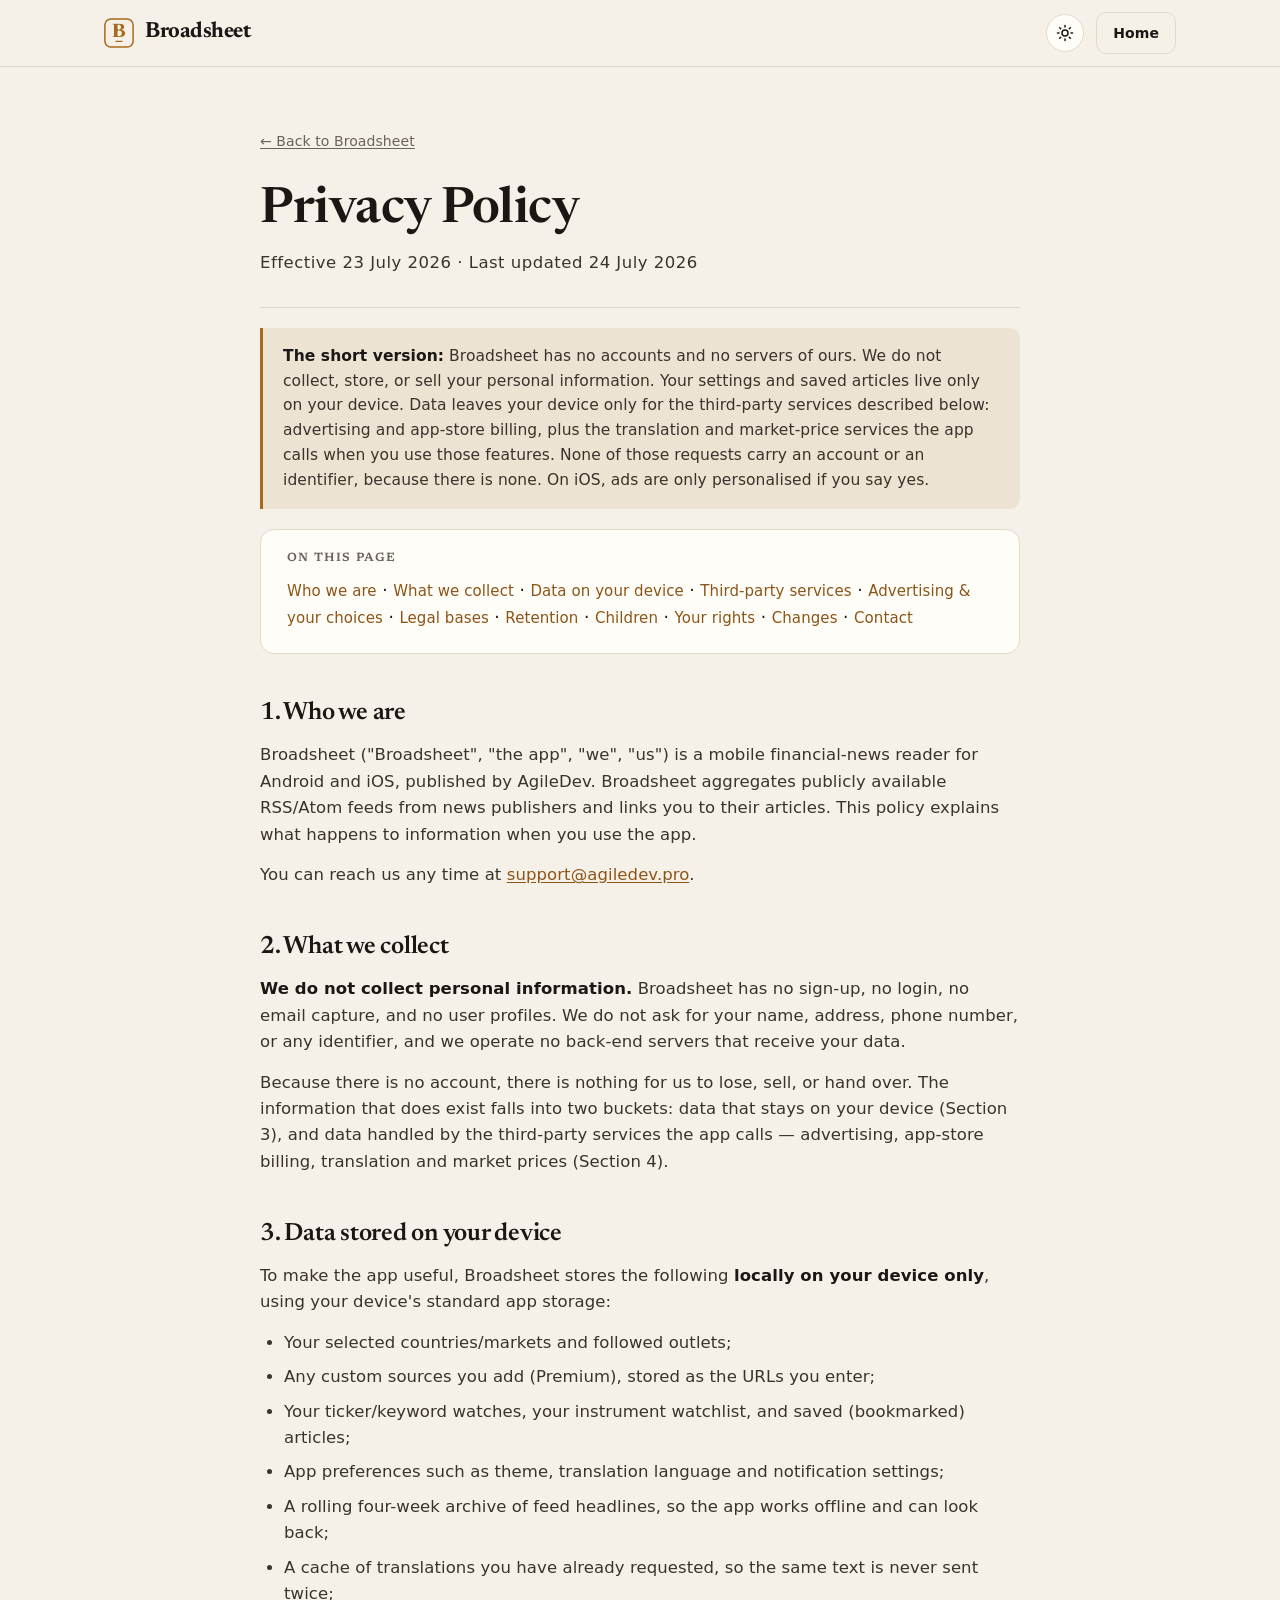
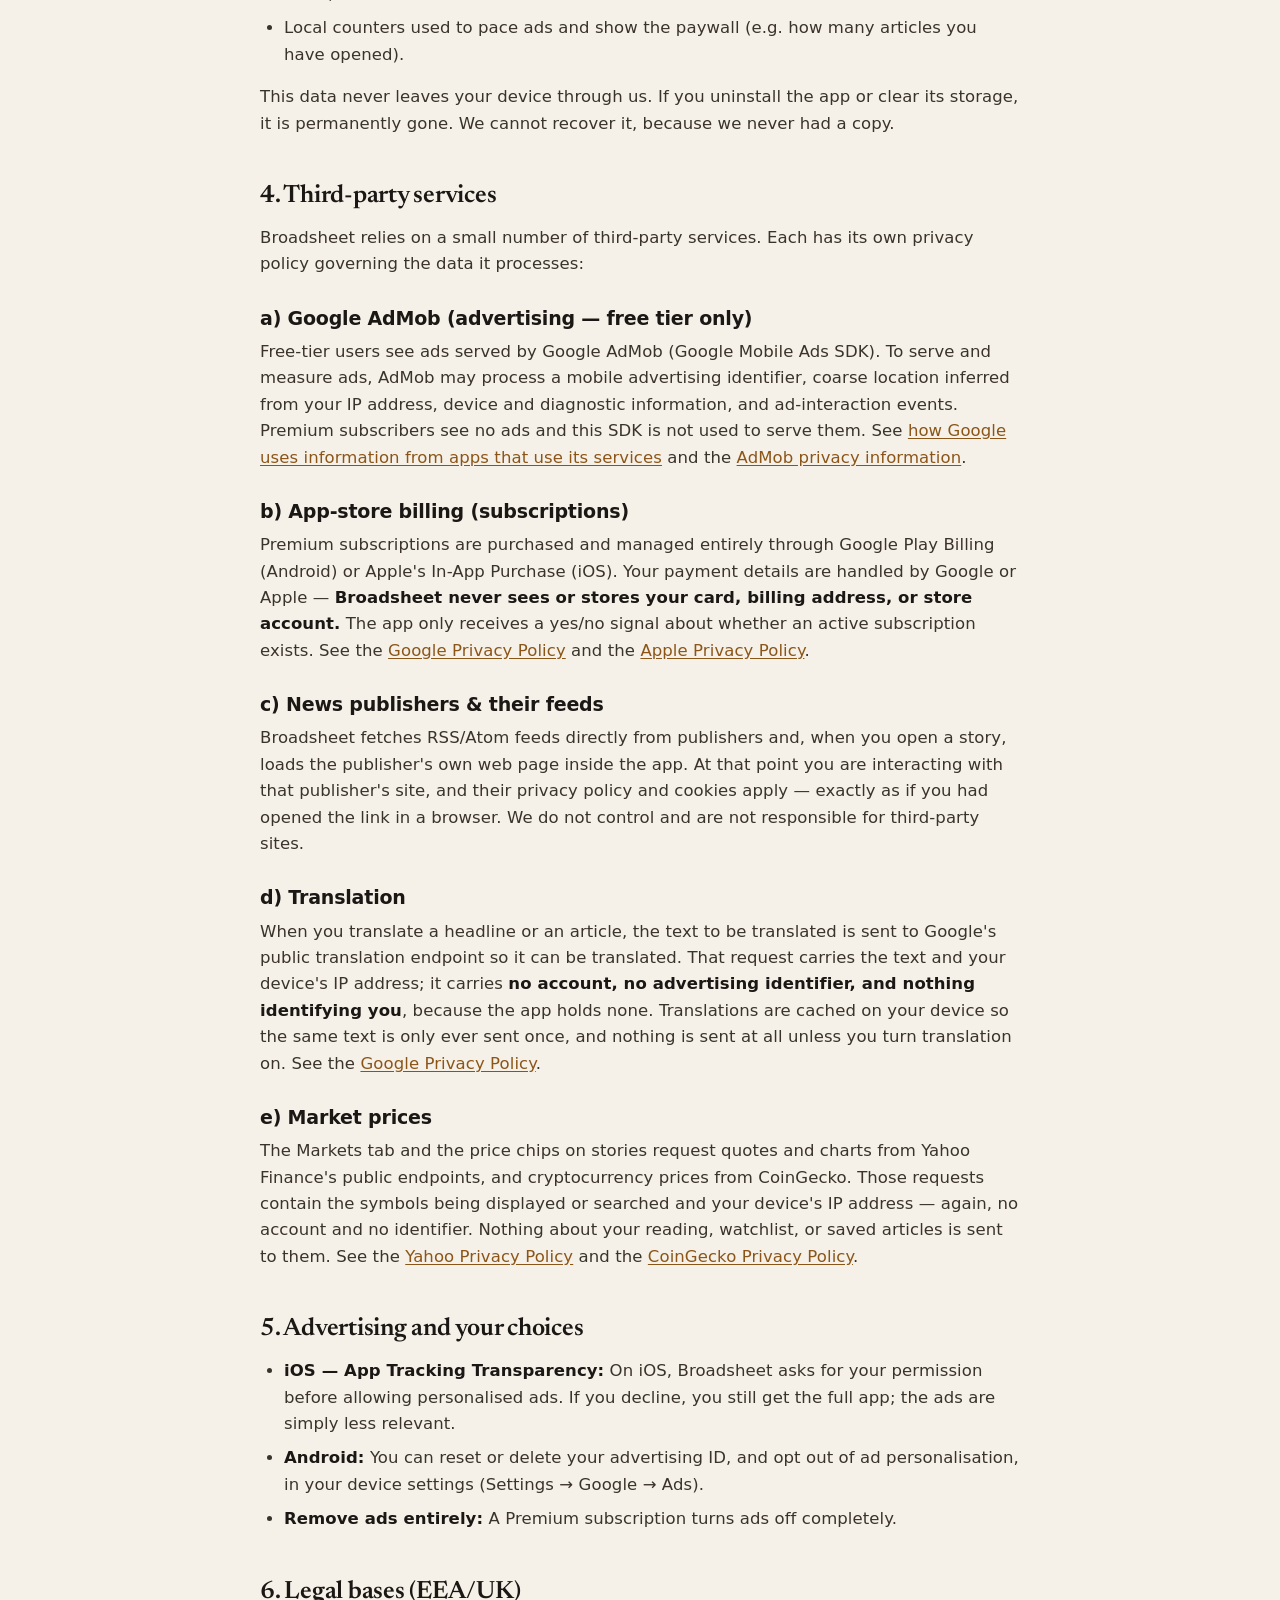
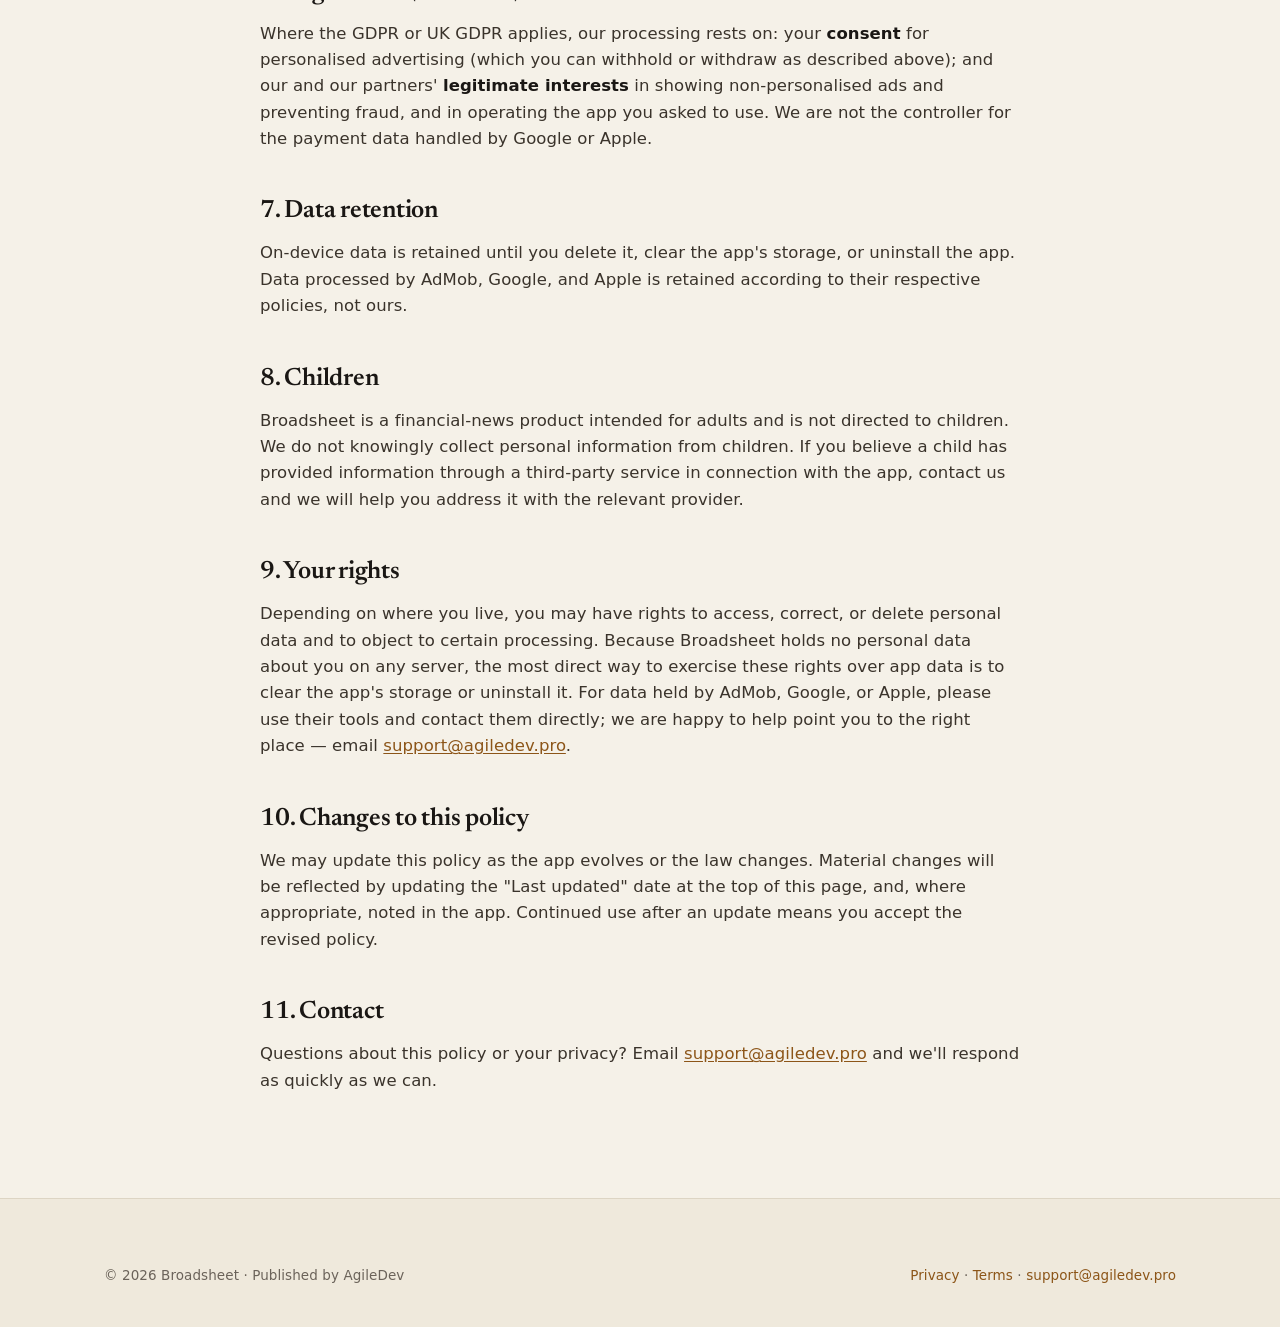
<file: privacy-policy.html>
<!doctype html>
<html lang="en">
  <head>
    <meta charset="utf-8" />
    <meta name="viewport" content="width=device-width, initial-scale=1" />
    <title>Privacy Policy — Broadsheet</title>
    <meta name="description" content="How Broadsheet handles your data: no account, no personal data collected by us, local-only storage. Full disclosure of the advertising and billing services used." />
    <meta name="theme-color" content="#14110f" media="(prefers-color-scheme: dark)" />
    <meta name="theme-color" content="#f5f1e8" media="(prefers-color-scheme: light)" />
    <meta name="robots" content="index,follow" />
    <link rel="icon" href="favicon.svg" type="image/svg+xml" />
    <link rel="canonical" href="https://broadsheet.agiledev.pro/privacy-policy.html" />
    <link rel="preconnect" href="https://fonts.googleapis.com" />
    <link rel="preconnect" href="https://fonts.gstatic.com" crossorigin />
    <link href="https://fonts.googleapis.com/css2?family=Newsreader:ital,opsz,wght@0,6..72,400;0,6..72,600;0,6..72,700;1,6..72,500&display=swap" rel="stylesheet" />
    <link rel="stylesheet" href="assets/broadsheet.css" />
  </head>
  <body>
    <a class="skip-link" href="#main">Skip to content</a>

    <header class="masthead">
      <div class="container masthead__inner">
        <a class="brand" href="index.html" aria-label="Broadsheet home">
          <svg class="brand__mark" viewBox="0 0 100 100" aria-hidden="true">
            <rect x="3" y="3" width="94" height="94" rx="20" fill="none" stroke="var(--accent)" stroke-width="5" />
            <text x="50" y="63" text-anchor="middle" font-family="Newsreader, Georgia, serif" font-size="62" font-weight="700" fill="var(--accent)">B</text>
            <rect x="38" y="76" width="24" height="4" rx="2" fill="var(--accent)" />
          </svg>
          Broadsheet
        </a>
        <div class="masthead__actions">
          <button class="theme-toggle" id="themeToggle" type="button" aria-label="Toggle colour theme">
            <svg class="icon-moon" viewBox="0 0 24 24" fill="none" stroke="currentColor" stroke-width="2" stroke-linecap="round" stroke-linejoin="round" aria-hidden="true"><path d="M21 12.79A9 9 0 1 1 11.21 3 7 7 0 0 0 21 12.79Z" /></svg>
            <svg class="icon-sun" viewBox="0 0 24 24" fill="none" stroke="currentColor" stroke-width="2" stroke-linecap="round" stroke-linejoin="round" aria-hidden="true"><circle cx="12" cy="12" r="4" /><path d="M12 2v2M12 20v2M4.9 4.9l1.4 1.4M17.7 17.7l1.4 1.4M2 12h2M20 12h2M4.9 19.1l1.4-1.4M17.7 6.3l1.4-1.4" /></svg>
          </button>
          <a class="btn btn--ghost btn--sm" href="index.html">Home</a>
        </div>
      </div>
    </header>

    <main id="main" class="doc">
      <div class="container">
        <div class="doc__wrap">
          <a class="doc__back" href="index.html">← Back to Broadsheet</a>
          <h1>Privacy Policy</h1>
          <p class="doc__updated">Effective 23 July 2026 · Last updated 24 July 2026</p>

          <div class="callout">
            <p><strong>The short version:</strong> Broadsheet has no accounts and no servers of ours. We do not collect, store, or sell your personal information. Your settings and saved articles live only on your device. Data leaves your device only for the third-party services described below: advertising and app-store billing, plus the translation and market-price services the app calls when you use those features. None of those requests carry an account or an identifier, because there is none. On iOS, ads are only personalised if you say yes.</p>
          </div>

          <div class="doc__toc">
            <h4>On this page</h4>
            <a href="#who">Who we are</a> · <a href="#collect">What we collect</a> · <a href="#device">Data on your device</a> · <a href="#third">Third-party services</a> · <a href="#ads">Advertising &amp; your choices</a> · <a href="#legal">Legal bases</a> · <a href="#retention">Retention</a> · <a href="#children">Children</a> · <a href="#rights">Your rights</a> · <a href="#changes">Changes</a> · <a href="#contact">Contact</a>
          </div>

          <h2 id="who">1. Who we are</h2>
          <p>Broadsheet ("Broadsheet", "the app", "we", "us") is a mobile financial-news reader for Android and iOS, published by AgileDev. Broadsheet aggregates publicly available RSS/Atom feeds from news publishers and links you to their articles. This policy explains what happens to information when you use the app.</p>
          <p>You can reach us any time at <a href="mailto:support@agiledev.pro">support@agiledev.pro</a>.</p>

          <h2 id="collect">2. What we collect</h2>
          <p><strong>We do not collect personal information.</strong> Broadsheet has no sign-up, no login, no email capture, and no user profiles. We do not ask for your name, address, phone number, or any identifier, and we operate no back-end servers that receive your data.</p>
          <p>Because there is no account, there is nothing for us to lose, sell, or hand over. The information that does exist falls into two buckets: data that stays on your device (Section 3), and data handled by the third-party services the app calls — advertising, app-store billing, translation and market prices (Section 4).</p>

          <h2 id="device">3. Data stored on your device</h2>
          <p>To make the app useful, Broadsheet stores the following <strong>locally on your device only</strong>, using your device's standard app storage:</p>
          <ul>
            <li>Your selected countries/markets and followed outlets;</li>
            <li>Any custom sources you add (Premium), stored as the URLs you enter;</li>
            <li>Your ticker/keyword watches, your instrument watchlist, and saved (bookmarked) articles;</li>
            <li>App preferences such as theme, translation language and notification settings;</li>
            <li>A rolling four-week archive of feed headlines, so the app works offline and can look back;</li>
            <li>A cache of translations you have already requested, so the same text is never sent twice;</li>
            <li>Local counters used to pace ads and show the paywall (e.g. how many articles you have opened).</li>
          </ul>
          <p>This data never leaves your device through us. If you uninstall the app or clear its storage, it is permanently gone. We cannot recover it, because we never had a copy.</p>

          <h2 id="third">4. Third-party services</h2>
          <p>Broadsheet relies on a small number of third-party services. Each has its own privacy policy governing the data it processes:</p>

          <h3>a) Google AdMob (advertising — free tier only)</h3>
          <p>Free-tier users see ads served by Google AdMob (Google Mobile Ads SDK). To serve and measure ads, AdMob may process a mobile advertising identifier, coarse location inferred from your IP address, device and diagnostic information, and ad-interaction events. Premium subscribers see no ads and this SDK is not used to serve them. See <a href="https://policies.google.com/technologies/partner-sites" target="_blank" rel="noopener">how Google uses information from apps that use its services</a> and the <a href="https://support.google.com/admob/answer/6128543" target="_blank" rel="noopener">AdMob privacy information</a>.</p>

          <h3>b) App-store billing (subscriptions)</h3>
          <p>Premium subscriptions are purchased and managed entirely through Google Play Billing (Android) or Apple's In-App Purchase (iOS). Your payment details are handled by Google or Apple — <strong>Broadsheet never sees or stores your card, billing address, or store account.</strong> The app only receives a yes/no signal about whether an active subscription exists. See the <a href="https://policies.google.com/privacy" target="_blank" rel="noopener">Google Privacy Policy</a> and the <a href="https://www.apple.com/legal/privacy/" target="_blank" rel="noopener">Apple Privacy Policy</a>.</p>

          <h3>c) News publishers &amp; their feeds</h3>
          <p>Broadsheet fetches RSS/Atom feeds directly from publishers and, when you open a story, loads the publisher's own web page inside the app. At that point you are interacting with that publisher's site, and their privacy policy and cookies apply — exactly as if you had opened the link in a browser. We do not control and are not responsible for third-party sites.</p>

          <h3>d) Translation</h3>
          <p>When you translate a headline or an article, the text to be translated is sent to Google's public translation endpoint so it can be translated. That request carries the text and your device's IP address; it carries <strong>no account, no advertising identifier, and nothing identifying you</strong>, because the app holds none. Translations are cached on your device so the same text is only ever sent once, and nothing is sent at all unless you turn translation on. See the <a href="https://policies.google.com/privacy" target="_blank" rel="noopener">Google Privacy Policy</a>.</p>

          <h3>e) Market prices</h3>
          <p>The Markets tab and the price chips on stories request quotes and charts from Yahoo Finance's public endpoints, and cryptocurrency prices from CoinGecko. Those requests contain the symbols being displayed or searched and your device's IP address — again, no account and no identifier. Nothing about your reading, watchlist, or saved articles is sent to them. See the <a href="https://legal.yahoo.com/us/en/yahoo/privacy/index.html" target="_blank" rel="noopener">Yahoo Privacy Policy</a> and the <a href="https://www.coingecko.com/en/privacy" target="_blank" rel="noopener">CoinGecko Privacy Policy</a>.</p>

          <h2 id="ads">5. Advertising and your choices</h2>
          <ul>
            <li><strong>iOS — App Tracking Transparency:</strong> On iOS, Broadsheet asks for your permission before allowing personalised ads. If you decline, you still get the full app; the ads are simply less relevant.</li>
            <li><strong>Android:</strong> You can reset or delete your advertising ID, and opt out of ad personalisation, in your device settings (Settings → Google → Ads).</li>
            <li><strong>Remove ads entirely:</strong> A Premium subscription turns ads off completely.</li>
          </ul>

          <h2 id="legal">6. Legal bases (EEA/UK)</h2>
          <p>Where the GDPR or UK GDPR applies, our processing rests on: your <strong>consent</strong> for personalised advertising (which you can withhold or withdraw as described above); and our and our partners' <strong>legitimate interests</strong> in showing non-personalised ads and preventing fraud, and in operating the app you asked to use. We are not the controller for the payment data handled by Google or Apple.</p>

          <h2 id="retention">7. Data retention</h2>
          <p>On-device data is retained until you delete it, clear the app's storage, or uninstall the app. Data processed by AdMob, Google, and Apple is retained according to their respective policies, not ours.</p>

          <h2 id="children">8. Children</h2>
          <p>Broadsheet is a financial-news product intended for adults and is not directed to children. We do not knowingly collect personal information from children. If you believe a child has provided information through a third-party service in connection with the app, contact us and we will help you address it with the relevant provider.</p>

          <h2 id="rights">9. Your rights</h2>
          <p>Depending on where you live, you may have rights to access, correct, or delete personal data and to object to certain processing. Because Broadsheet holds no personal data about you on any server, the most direct way to exercise these rights over app data is to clear the app's storage or uninstall it. For data held by AdMob, Google, or Apple, please use their tools and contact them directly; we are happy to help point you to the right place — email <a href="mailto:support@agiledev.pro">support@agiledev.pro</a>.</p>

          <h2 id="changes">10. Changes to this policy</h2>
          <p>We may update this policy as the app evolves or the law changes. Material changes will be reflected by updating the "Last updated" date at the top of this page, and, where appropriate, noted in the app. Continued use after an update means you accept the revised policy.</p>

          <h2 id="contact">11. Contact</h2>
          <p>Questions about this policy or your privacy? Email <a href="mailto:support@agiledev.pro">support@agiledev.pro</a> and we'll respond as quickly as we can.</p>
        </div>
      </div>
    </main>

    <footer class="footer">
      <div class="container">
        <div class="footer__bar" style="margin-top: 0; border-top: none; padding-top: 0">
          <span>© <span id="year">2026</span> Broadsheet · Published by AgileDev</span>
          <span><a href="privacy-policy.html">Privacy</a> · <a href="terms.html">Terms</a> · <a href="mailto:support@agiledev.pro">support@agiledev.pro</a></span>
        </div>
      </div>
    </footer>

    <script>
      (function () {
        var root = document.documentElement, stored = null;
        try { stored = localStorage.getItem("bs-theme"); } catch (e) {}
        if (stored === "light" || stored === "dark") root.setAttribute("data-theme", stored);
        document.getElementById("themeToggle").addEventListener("click", function () {
          var isLight = root.getAttribute("data-theme") === "light" ||
            (!root.hasAttribute("data-theme") && window.matchMedia("(prefers-color-scheme: light)").matches);
          var next = isLight ? "dark" : "light";
          root.setAttribute("data-theme", next);
          try { localStorage.setItem("bs-theme", next); } catch (e) {}
        });
        document.getElementById("year").textContent = new Date().getFullYear();
      })();
    </script>
  </body>
</html>
</file>
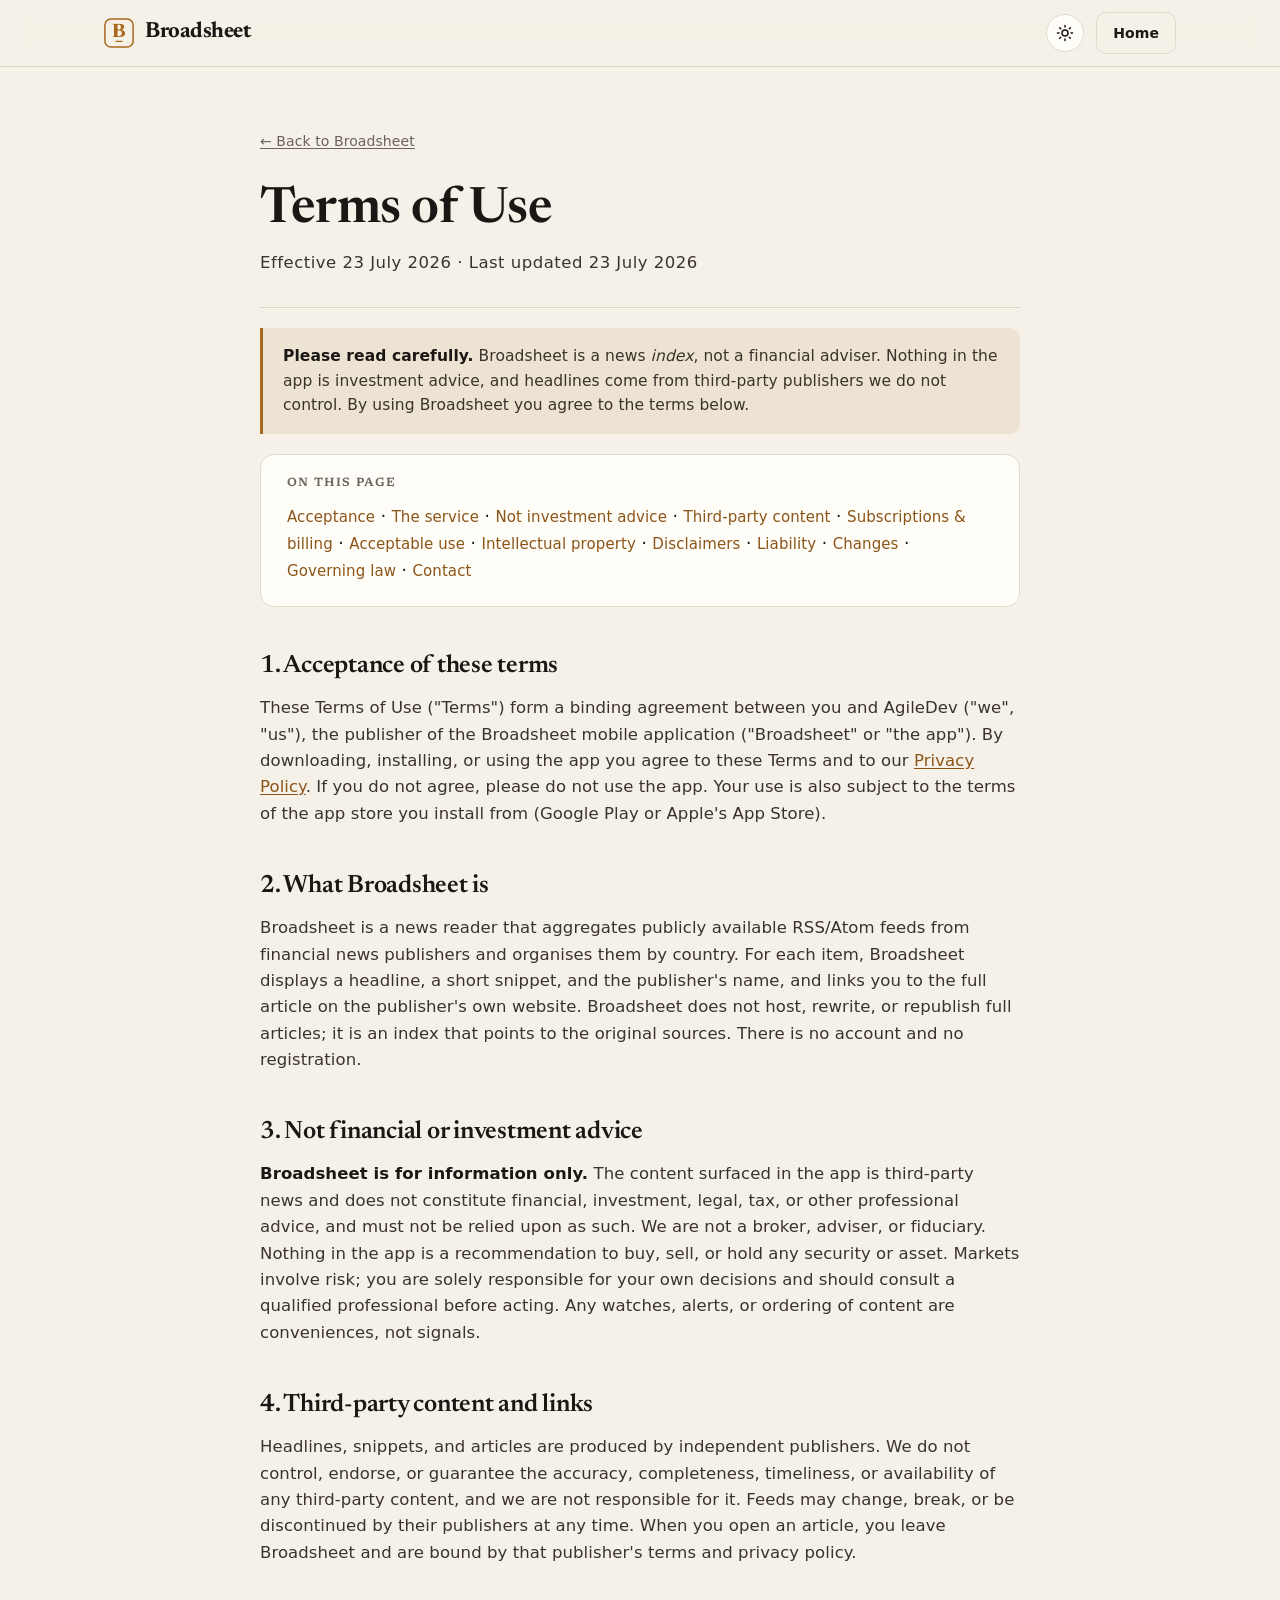
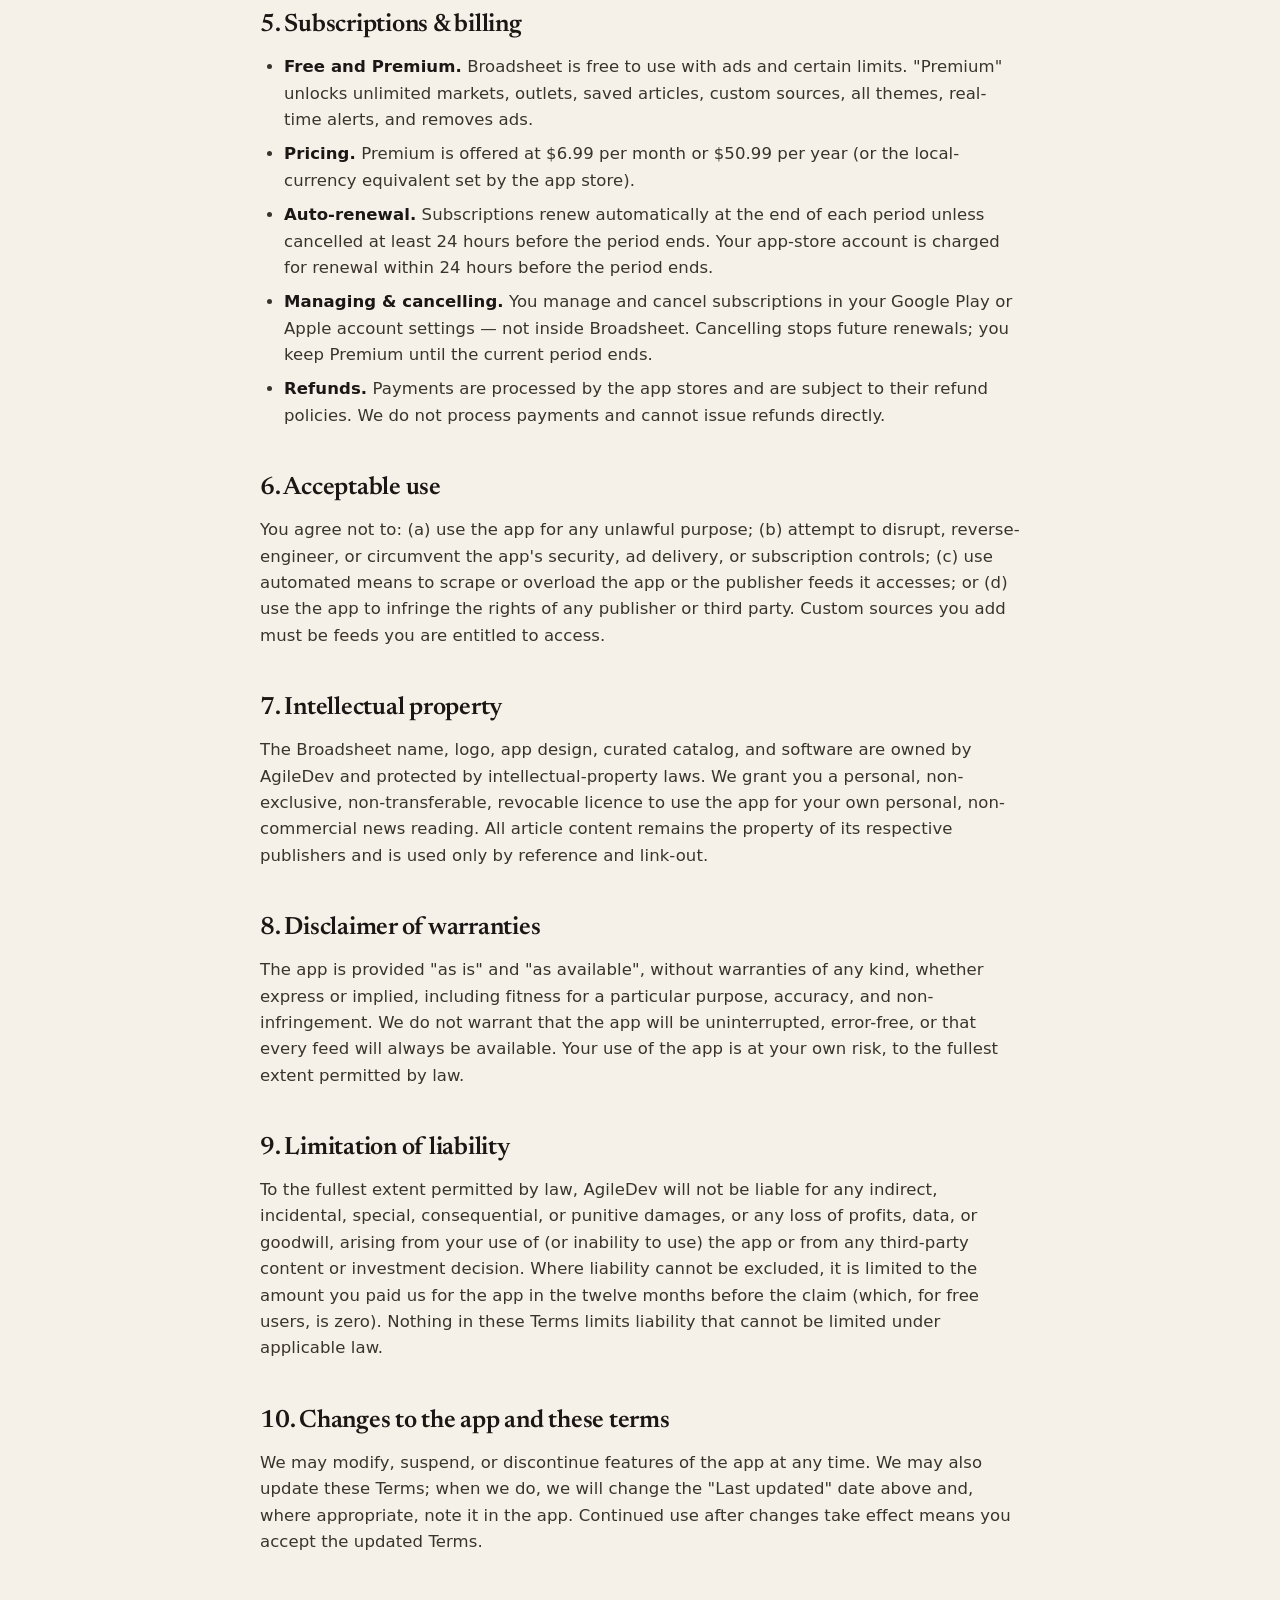
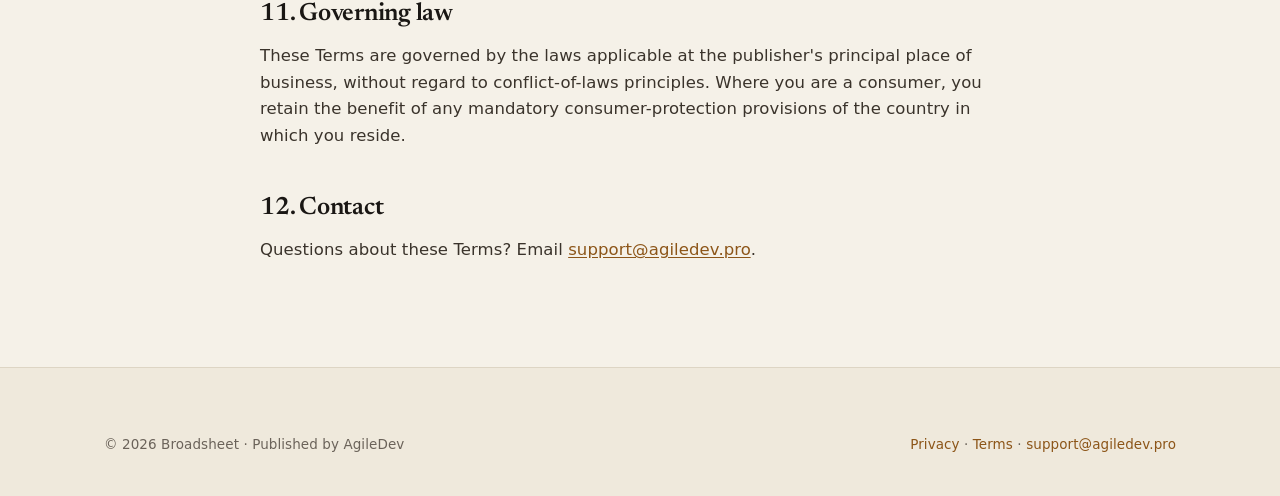
<file: terms.html>
<!doctype html>
<html lang="en">
  <head>
    <meta charset="utf-8" />
    <meta name="viewport" content="width=device-width, initial-scale=1" />
    <title>Terms of Use — Broadsheet</title>
    <meta name="description" content="The terms governing your use of Broadsheet: what the service is, subscription terms, acceptable use, and the important 'not investment advice' disclaimer." />
    <meta name="theme-color" content="#14110f" media="(prefers-color-scheme: dark)" />
    <meta name="theme-color" content="#f5f1e8" media="(prefers-color-scheme: light)" />
    <meta name="robots" content="index,follow" />
    <link rel="icon" href="favicon.svg" type="image/svg+xml" />
    <link rel="canonical" href="https://broadsheet.agiledev.pro/terms.html" />
    <link rel="preconnect" href="https://fonts.googleapis.com" />
    <link rel="preconnect" href="https://fonts.gstatic.com" crossorigin />
    <link href="https://fonts.googleapis.com/css2?family=Newsreader:ital,opsz,wght@0,6..72,400;0,6..72,600;0,6..72,700;1,6..72,500&display=swap" rel="stylesheet" />
    <link rel="stylesheet" href="assets/broadsheet.css" />
  </head>
  <body>
    <a class="skip-link" href="#main">Skip to content</a>

    <header class="masthead">
      <div class="container masthead__inner">
        <a class="brand" href="index.html" aria-label="Broadsheet home">
          <svg class="brand__mark" viewBox="0 0 100 100" aria-hidden="true">
            <rect x="3" y="3" width="94" height="94" rx="20" fill="none" stroke="var(--accent)" stroke-width="5" />
            <text x="50" y="63" text-anchor="middle" font-family="Newsreader, Georgia, serif" font-size="62" font-weight="700" fill="var(--accent)">B</text>
            <rect x="38" y="76" width="24" height="4" rx="2" fill="var(--accent)" />
          </svg>
          Broadsheet
        </a>
        <div class="masthead__actions">
          <button class="theme-toggle" id="themeToggle" type="button" aria-label="Toggle colour theme">
            <svg class="icon-moon" viewBox="0 0 24 24" fill="none" stroke="currentColor" stroke-width="2" stroke-linecap="round" stroke-linejoin="round" aria-hidden="true"><path d="M21 12.79A9 9 0 1 1 11.21 3 7 7 0 0 0 21 12.79Z" /></svg>
            <svg class="icon-sun" viewBox="0 0 24 24" fill="none" stroke="currentColor" stroke-width="2" stroke-linecap="round" stroke-linejoin="round" aria-hidden="true"><circle cx="12" cy="12" r="4" /><path d="M12 2v2M12 20v2M4.9 4.9l1.4 1.4M17.7 17.7l1.4 1.4M2 12h2M20 12h2M4.9 19.1l1.4-1.4M17.7 6.3l1.4-1.4" /></svg>
          </button>
          <a class="btn btn--ghost btn--sm" href="index.html">Home</a>
        </div>
      </div>
    </header>

    <main id="main" class="doc">
      <div class="container">
        <div class="doc__wrap">
          <a class="doc__back" href="index.html">← Back to Broadsheet</a>
          <h1>Terms of Use</h1>
          <p class="doc__updated">Effective 23 July 2026 · Last updated 23 July 2026</p>

          <div class="callout">
            <p><strong>Please read carefully.</strong> Broadsheet is a news <em>index</em>, not a financial adviser. Nothing in the app is investment advice, and headlines come from third-party publishers we do not control. By using Broadsheet you agree to the terms below.</p>
          </div>

          <div class="doc__toc">
            <h4>On this page</h4>
            <a href="#accept">Acceptance</a> · <a href="#service">The service</a> · <a href="#noadvice">Not investment advice</a> · <a href="#thirdparty">Third-party content</a> · <a href="#subs">Subscriptions &amp; billing</a> · <a href="#use">Acceptable use</a> · <a href="#ip">Intellectual property</a> · <a href="#warranty">Disclaimers</a> · <a href="#liability">Liability</a> · <a href="#changes">Changes</a> · <a href="#law">Governing law</a> · <a href="#contact">Contact</a>
          </div>

          <h2 id="accept">1. Acceptance of these terms</h2>
          <p>These Terms of Use ("Terms") form a binding agreement between you and AgileDev ("we", "us"), the publisher of the Broadsheet mobile application ("Broadsheet" or "the app"). By downloading, installing, or using the app you agree to these Terms and to our <a href="privacy-policy.html">Privacy Policy</a>. If you do not agree, please do not use the app. Your use is also subject to the terms of the app store you install from (Google Play or Apple's App Store).</p>

          <h2 id="service">2. What Broadsheet is</h2>
          <p>Broadsheet is a news reader that aggregates publicly available RSS/Atom feeds from financial news publishers and organises them by country. For each item, Broadsheet displays a headline, a short snippet, and the publisher's name, and links you to the full article on the publisher's own website. Broadsheet does not host, rewrite, or republish full articles; it is an index that points to the original sources. There is no account and no registration.</p>

          <h2 id="noadvice">3. Not financial or investment advice</h2>
          <p><strong>Broadsheet is for information only.</strong> The content surfaced in the app is third-party news and does not constitute financial, investment, legal, tax, or other professional advice, and must not be relied upon as such. We are not a broker, adviser, or fiduciary. Nothing in the app is a recommendation to buy, sell, or hold any security or asset. Markets involve risk; you are solely responsible for your own decisions and should consult a qualified professional before acting. Any watches, alerts, or ordering of content are conveniences, not signals.</p>

          <h2 id="thirdparty">4. Third-party content and links</h2>
          <p>Headlines, snippets, and articles are produced by independent publishers. We do not control, endorse, or guarantee the accuracy, completeness, timeliness, or availability of any third-party content, and we are not responsible for it. Feeds may change, break, or be discontinued by their publishers at any time. When you open an article, you leave Broadsheet and are bound by that publisher's terms and privacy policy.</p>

          <h2 id="subs">5. Subscriptions &amp; billing</h2>
          <ul>
            <li><strong>Free and Premium.</strong> Broadsheet is free to use with ads and certain limits. "Premium" unlocks unlimited markets, outlets, saved articles, custom sources, all themes, real-time alerts, and removes ads.</li>
            <li><strong>Pricing.</strong> Premium is offered at $6.99 per month or $50.99 per year (or the local-currency equivalent set by the app store).</li>
            <li><strong>Auto-renewal.</strong> Subscriptions renew automatically at the end of each period unless cancelled at least 24 hours before the period ends. Your app-store account is charged for renewal within 24 hours before the period ends.</li>
            <li><strong>Managing &amp; cancelling.</strong> You manage and cancel subscriptions in your Google Play or Apple account settings — not inside Broadsheet. Cancelling stops future renewals; you keep Premium until the current period ends.</li>
            <li><strong>Refunds.</strong> Payments are processed by the app stores and are subject to their refund policies. We do not process payments and cannot issue refunds directly.</li>
          </ul>

          <h2 id="use">6. Acceptable use</h2>
          <p>You agree not to: (a) use the app for any unlawful purpose; (b) attempt to disrupt, reverse-engineer, or circumvent the app's security, ad delivery, or subscription controls; (c) use automated means to scrape or overload the app or the publisher feeds it accesses; or (d) use the app to infringe the rights of any publisher or third party. Custom sources you add must be feeds you are entitled to access.</p>

          <h2 id="ip">7. Intellectual property</h2>
          <p>The Broadsheet name, logo, app design, curated catalog, and software are owned by AgileDev and protected by intellectual-property laws. We grant you a personal, non-exclusive, non-transferable, revocable licence to use the app for your own personal, non-commercial news reading. All article content remains the property of its respective publishers and is used only by reference and link-out.</p>

          <h2 id="warranty">8. Disclaimer of warranties</h2>
          <p>The app is provided "as is" and "as available", without warranties of any kind, whether express or implied, including fitness for a particular purpose, accuracy, and non-infringement. We do not warrant that the app will be uninterrupted, error-free, or that every feed will always be available. Your use of the app is at your own risk, to the fullest extent permitted by law.</p>

          <h2 id="liability">9. Limitation of liability</h2>
          <p>To the fullest extent permitted by law, AgileDev will not be liable for any indirect, incidental, special, consequential, or punitive damages, or any loss of profits, data, or goodwill, arising from your use of (or inability to use) the app or from any third-party content or investment decision. Where liability cannot be excluded, it is limited to the amount you paid us for the app in the twelve months before the claim (which, for free users, is zero). Nothing in these Terms limits liability that cannot be limited under applicable law.</p>

          <h2 id="changes">10. Changes to the app and these terms</h2>
          <p>We may modify, suspend, or discontinue features of the app at any time. We may also update these Terms; when we do, we will change the "Last updated" date above and, where appropriate, note it in the app. Continued use after changes take effect means you accept the updated Terms.</p>

          <h2 id="law">11. Governing law</h2>
          <!-- OWNER: if you wish to name a specific governing-law jurisdiction and venue,
               tell us and we will insert it here. Until then, this neutral clause applies. -->
          <p>These Terms are governed by the laws applicable at the publisher's principal place of business, without regard to conflict-of-laws principles. Where you are a consumer, you retain the benefit of any mandatory consumer-protection provisions of the country in which you reside.</p>

          <h2 id="contact">12. Contact</h2>
          <p>Questions about these Terms? Email <a href="mailto:support@agiledev.pro">support@agiledev.pro</a>.</p>
        </div>
      </div>
    </main>

    <footer class="footer">
      <div class="container">
        <div class="footer__bar" style="margin-top: 0; border-top: none; padding-top: 0">
          <span>© <span id="year">2026</span> Broadsheet · Published by AgileDev</span>
          <span><a href="privacy-policy.html">Privacy</a> · <a href="terms.html">Terms</a> · <a href="mailto:support@agiledev.pro">support@agiledev.pro</a></span>
        </div>
      </div>
    </footer>

    <script>
      (function () {
        var root = document.documentElement, stored = null;
        try { stored = localStorage.getItem("bs-theme"); } catch (e) {}
        if (stored === "light" || stored === "dark") root.setAttribute("data-theme", stored);
        document.getElementById("themeToggle").addEventListener("click", function () {
          var isLight = root.getAttribute("data-theme") === "light" ||
            (!root.hasAttribute("data-theme") && window.matchMedia("(prefers-color-scheme: light)").matches);
          var next = isLight ? "dark" : "light";
          root.setAttribute("data-theme", next);
          try { localStorage.setItem("bs-theme", next); } catch (e) {}
        });
        document.getElementById("year").textContent = new Date().getFullYear();
      })();
    </script>
  </body>
</html>
</file>
<file: assets/broadsheet.css>
/* ==========================================================================
   Broadsheet — marketing + policy site design system
   Traces to DESIGN_REFERENCES.md: near-black Ink surface, brass accent used
   only on interactive/brand elements, Newsreader serif headlines / system-sans
   metadata, hairline rules, generous whitespace. Banned (per R4 anti-reference):
   gradients, glows, glow shadows, saturated slabs. This site obeys the same
   discipline — it should read like a newspaper next to a crypto ad.
   ========================================================================== */

/* ----------------------------------------------------------- Fonts (self-scope) */
/* Newsreader is loaded from Google Fonts in each page <head>. */

/* --------------------------------------------------------------- Theme tokens */
:root {
  /* Ink — the default dark theme (matches the app's default). */
  --bg: #14110f;
  --bg-2: #1a1613;
  --surface: #1e1a17;
  --surface-2: #262119;
  --fg: #f5f1ea;
  --fg-dim: #d5cdc1;
  --muted: #9a928a;
  --accent: #d89a3e;
  --accent-2: #e0a94a;
  --accent-fg: #14110f;
  --accent-soft: rgba(216, 154, 62, 0.13);
  --border: #302a22;
  --separator: #2b251e;
  --link: #e0a94a;
  --shadow: none;
  color-scheme: dark;
}

/* Newsprint — the light theme. Applied when the OS prefers light and the
   visitor hasn't overridden, or when data-theme="light" is set explicitly. */
@media (prefers-color-scheme: light) {
  :root:not([data-theme]) {
    --bg: #f5f1e8;
    --bg-2: #efe9dc;
    --surface: #fffdf8;
    --surface-2: #f0ebdf;
    --fg: #1a1714;
    --fg-dim: #3a332b;
    --muted: #6b635a;
    --accent: #a8681e;
    --accent-2: #8c5518;
    --accent-fg: #fffdf8;
    --accent-soft: rgba(168, 104, 30, 0.1);
    --border: #e2dacb;
    --separator: #ddd5c4;
    --link: #8c5518;
    --shadow: 0 1px 2px rgba(26, 23, 20, 0.06), 0 8px 30px rgba(26, 23, 20, 0.05);
    color-scheme: light;
  }
}

:root[data-theme="light"] {
  --bg: #f5f1e8;
  --bg-2: #efe9dc;
  --surface: #fffdf8;
  --surface-2: #f0ebdf;
  --fg: #1a1714;
  --fg-dim: #3a332b;
  --muted: #6b635a;
  --accent: #a8681e;
  --accent-2: #8c5518;
  --accent-fg: #fffdf8;
  --accent-soft: rgba(168, 104, 30, 0.1);
  --border: #e2dacb;
  --separator: #ddd5c4;
  --link: #8c5518;
  --shadow: 0 1px 2px rgba(26, 23, 20, 0.06), 0 8px 30px rgba(26, 23, 20, 0.05);
  color-scheme: light;
}

:root[data-theme="dark"] {
  color-scheme: dark;
}

/* --------------------------------------------------------------------- Reset */
*,
*::before,
*::after {
  box-sizing: border-box;
  margin: 0;
  padding: 0;
}

html {
  -webkit-text-size-adjust: 100%;
  scroll-behavior: smooth;
  scroll-padding-top: 88px;
}

@media (prefers-reduced-motion: reduce) {
  html {
    scroll-behavior: auto;
  }
}

body {
  font-family: var(--sans);
  --sans: system-ui, -apple-system, "Segoe UI", Roboto, Helvetica, Arial, sans-serif;
  --serif: "Newsreader", Georgia, "Times New Roman", serif;
  --mono: ui-monospace, "SF Mono", "Cascadia Code", Menlo, Consolas, monospace;
  background: var(--bg);
  color: var(--fg);
  line-height: 1.6;
  font-size: 17px;
  letter-spacing: 0.005em;
  -webkit-font-smoothing: antialiased;
  text-rendering: optimizeLegibility;
  overflow-x: hidden;
}

img,
svg {
  max-width: 100%;
  display: block;
}

a {
  color: var(--link);
  text-decoration: none;
}

a:hover {
  text-decoration: underline;
  text-underline-offset: 3px;
}

::selection {
  background: var(--accent);
  color: var(--accent-fg);
}

:focus-visible {
  outline: 2px solid var(--accent);
  outline-offset: 3px;
  border-radius: 3px;
}

/* ------------------------------------------------------------------- Layout */
.container {
  width: 100%;
  max-width: 1120px;
  margin: 0 auto;
  padding: 0 24px;
}

.section {
  padding: 96px 0;
  border-top: 1px solid var(--separator);
}

.section--flush {
  border-top: none;
}

.skip-link {
  position: absolute;
  left: -9999px;
  top: 0;
  background: var(--accent);
  color: var(--accent-fg);
  padding: 12px 18px;
  z-index: 200;
  border-radius: 0 0 8px 0;
  font-weight: 700;
}
.skip-link:focus {
  left: 0;
}

/* --------------------------------------------------------------- Typography */
h1,
h2,
h3,
h4 {
  font-family: var(--serif);
  font-weight: 600;
  line-height: 1.12;
  letter-spacing: -0.01em;
  color: var(--fg);
}

.eyebrow {
  font-family: var(--sans);
  font-size: 12.5px;
  font-weight: 700;
  letter-spacing: 0.16em;
  text-transform: uppercase;
  color: var(--accent);
  margin-bottom: 18px;
  display: inline-flex;
  align-items: center;
  gap: 10px;
}
.eyebrow::before {
  content: "";
  width: 26px;
  height: 2px;
  background: var(--accent);
  display: inline-block;
}

.section-head {
  max-width: 640px;
  margin-bottom: 56px;
}
.section-head h2 {
  font-size: clamp(30px, 4.4vw, 44px);
}
.section-head p {
  color: var(--muted);
  font-size: 18px;
  margin-top: 18px;
}

.serif {
  font-family: var(--serif);
}

/* --------------------------------------------------------------- Masthead nav */
.masthead {
  position: sticky;
  top: 0;
  z-index: 100;
  background: color-mix(in srgb, var(--bg) 82%, transparent);
  backdrop-filter: saturate(140%) blur(14px);
  -webkit-backdrop-filter: saturate(140%) blur(14px);
  border-bottom: 1px solid var(--separator);
}
.masthead__inner {
  display: flex;
  align-items: center;
  justify-content: space-between;
  height: 66px;
  gap: 20px;
}
.brand {
  display: flex;
  align-items: center;
  gap: 11px;
  font-family: var(--serif);
  font-weight: 700;
  font-size: 22px;
  letter-spacing: -0.02em;
  color: var(--fg);
}
.brand:hover {
  text-decoration: none;
}
.brand__mark {
  width: 30px;
  height: 30px;
  flex: none;
}
.nav {
  display: flex;
  align-items: center;
  gap: 34px;
}
.nav a {
  color: var(--muted);
  font-size: 15px;
  font-weight: 500;
  transition: color 0.15s ease;
}
.nav a:hover {
  color: var(--fg);
  text-decoration: none;
}
.masthead__actions {
  display: flex;
  align-items: center;
  gap: 12px;
}

.theme-toggle {
  width: 38px;
  height: 38px;
  border-radius: 50%;
  border: 1px solid var(--border);
  background: var(--surface);
  color: var(--fg);
  display: grid;
  place-items: center;
  cursor: pointer;
  transition: border-color 0.15s ease, transform 0.15s ease;
}
.theme-toggle:hover {
  border-color: var(--accent);
  transform: rotate(12deg);
}
.theme-toggle svg {
  width: 18px;
  height: 18px;
}
.theme-toggle .icon-sun {
  display: none;
}
:root[data-theme="light"] .theme-toggle .icon-sun {
  display: block;
}
:root[data-theme="light"] .theme-toggle .icon-moon {
  display: none;
}
@media (prefers-color-scheme: light) {
  :root:not([data-theme]) .theme-toggle .icon-sun {
    display: block;
  }
  :root:not([data-theme]) .theme-toggle .icon-moon {
    display: none;
  }
}

.nav-toggle {
  display: none;
}

/* ----------------------------------------------------------------- Buttons */
.btn {
  display: inline-flex;
  align-items: center;
  justify-content: center;
  gap: 9px;
  font-family: var(--sans);
  font-size: 15px;
  font-weight: 600;
  padding: 12px 22px;
  border-radius: 10px;
  border: 1px solid transparent;
  cursor: pointer;
  transition: transform 0.14s ease, background 0.14s ease, border-color 0.14s ease;
  white-space: nowrap;
}
.btn:hover {
  text-decoration: none;
  transform: translateY(-1px);
}
.btn--primary {
  background: var(--accent);
  color: var(--accent-fg);
}
.btn--primary:hover {
  background: var(--accent-2);
}
.btn--ghost {
  background: transparent;
  color: var(--fg);
  border-color: var(--border);
}
.btn--ghost:hover {
  border-color: var(--accent);
}
.btn svg {
  width: 17px;
  height: 17px;
}
.btn--sm {
  padding: 9px 16px;
  font-size: 14px;
}

/* store buttons */
.store-row {
  display: flex;
  flex-wrap: wrap;
  gap: 14px;
  align-items: center;
}
.store-btn {
  display: inline-flex;
  align-items: center;
  gap: 12px;
  padding: 11px 20px 11px 18px;
  border-radius: 12px;
  border: 1px solid var(--border);
  background: var(--surface);
  color: var(--fg);
  transition: border-color 0.15s ease, transform 0.15s ease;
}
.store-btn:hover {
  border-color: var(--accent);
  transform: translateY(-2px);
  text-decoration: none;
}
.store-btn svg {
  width: 26px;
  height: 26px;
  flex: none;
}
.store-btn__label {
  display: flex;
  flex-direction: column;
  line-height: 1.15;
}
.store-btn__label small {
  font-size: 10px;
  letter-spacing: 0.08em;
  text-transform: uppercase;
  color: var(--muted);
}
.store-btn__label strong {
  font-size: 16px;
  font-weight: 600;
}
.store-note {
  color: var(--muted);
  font-size: 13.5px;
  margin-top: 14px;
}
.store-note b {
  color: var(--accent);
  font-weight: 600;
}

/* ------------------------------------------------------------------- Hero */
.hero {
  position: relative;
  padding: 72px 0 40px;
  overflow: hidden;
}
/* faint editorial column ruling — no gradient, just hairlines */
.hero__rules {
  position: absolute;
  inset: 0;
  pointer-events: none;
  opacity: 0.5;
  -webkit-mask-image: radial-gradient(120% 90% at 70% 10%, #000 30%, transparent 75%);
  mask-image: radial-gradient(120% 90% at 70% 10%, #000 30%, transparent 75%);
}
.hero__grid {
  display: grid;
  grid-template-columns: 1.08fr 0.92fr;
  gap: 56px;
  align-items: center;
  position: relative;
}
.hero h1 {
  font-size: clamp(40px, 6.6vw, 68px);
  font-weight: 600;
  letter-spacing: -0.025em;
}
.hero h1 em {
  font-style: italic;
  color: var(--accent);
}
.hero__lead {
  color: var(--muted);
  font-size: clamp(17px, 2.2vw, 20px);
  margin: 26px 0 34px;
  max-width: 520px;
}
.hero__cta {
  margin-top: 8px;
}

/* datestamp / masthead rule detail */
.dateline {
  display: flex;
  align-items: center;
  gap: 14px;
  font-size: 12px;
  letter-spacing: 0.14em;
  text-transform: uppercase;
  color: var(--muted);
  margin-bottom: 26px;
  font-weight: 600;
}
.dateline::before,
.dateline::after {
  content: "";
  height: 1px;
  background: var(--separator);
  flex: 1;
}
.dateline span {
  color: var(--accent);
}

/* ---------------------------------------------------------------- Phone mock */
.device {
  justify-self: center;
  width: 300px;
  max-width: 100%;
  border-radius: 42px;
  border: 1px solid var(--border);
  background: var(--surface);
  padding: 12px;
  box-shadow: var(--shadow);
  position: relative;
}
:root:not([data-theme="light"]) .device {
  box-shadow: 0 0 0 1px rgba(245, 241, 234, 0.04);
}
.device__notch {
  position: absolute;
  top: 20px;
  left: 50%;
  transform: translateX(-50%);
  width: 96px;
  height: 22px;
  background: var(--bg);
  border-radius: 12px;
  z-index: 3;
}
.device__screen {
  background: var(--bg);
  border-radius: 32px;
  overflow: hidden;
  height: 588px;
  display: flex;
  flex-direction: column;
}
.app-header {
  padding: 30px 18px 12px;
  text-align: center;
  border-bottom: 1px solid var(--separator);
}
.app-header .wm {
  font-family: var(--serif);
  font-weight: 700;
  font-size: 21px;
  letter-spacing: -0.02em;
}
.app-header .upd {
  font-size: 11px;
  color: var(--muted);
  margin-top: 3px;
  letter-spacing: 0.04em;
}
.app-chips {
  display: flex;
  gap: 7px;
  padding: 12px 14px;
  overflow: hidden;
  border-bottom: 1px solid var(--separator);
}
.chip {
  font-size: 11.5px;
  padding: 5px 11px;
  border-radius: 999px;
  border: 1px solid var(--border);
  color: var(--muted);
  white-space: nowrap;
}
.chip--on {
  background: var(--accent);
  color: var(--accent-fg);
  border-color: var(--accent);
  font-weight: 600;
}
.app-feed {
  padding: 4px 16px;
  overflow: hidden;
  flex: 1;
}
.art {
  padding: 15px 0;
  border-bottom: 1px solid var(--separator);
}
.art__kicker {
  font-size: 10px;
  font-weight: 700;
  letter-spacing: 0.08em;
  text-transform: uppercase;
  color: var(--accent);
  margin-bottom: 6px;
}
.art__title {
  font-family: var(--serif);
  font-size: 16px;
  font-weight: 600;
  line-height: 1.22;
  color: var(--fg);
}
.art__meta {
  font-size: 11px;
  color: var(--muted);
  margin-top: 7px;
}

/* --------------------------------------------------------------- Stat strip */
.stats {
  display: grid;
  grid-template-columns: repeat(4, 1fr);
  gap: 24px;
  padding: 34px 0;
  border-top: 1px solid var(--separator);
  border-bottom: 1px solid var(--separator);
}
.stat__num {
  font-family: var(--serif);
  font-size: clamp(30px, 4vw, 42px);
  font-weight: 700;
  color: var(--fg);
  letter-spacing: -0.02em;
}
.stat__num span {
  color: var(--accent);
}
.stat__label {
  font-size: 13px;
  color: var(--muted);
  margin-top: 4px;
  letter-spacing: 0.02em;
}

/* --------------------------------------------------------------- Feature grid */
.features {
  display: grid;
  grid-template-columns: repeat(3, 1fr);
  gap: 20px;
}
.feature {
  padding: 30px 26px;
  border: 1px solid var(--border);
  border-radius: 16px;
  background: var(--surface);
  transition: border-color 0.18s ease, transform 0.18s ease;
}
.feature:hover {
  border-color: var(--accent);
  transform: translateY(-3px);
}
.feature__icon {
  width: 46px;
  height: 46px;
  border-radius: 12px;
  background: var(--accent-soft);
  color: var(--accent);
  display: grid;
  place-items: center;
  margin-bottom: 20px;
}
.feature__icon svg {
  width: 23px;
  height: 23px;
}
.feature h3 {
  font-size: 20px;
  font-weight: 600;
  margin-bottom: 10px;
}
.feature p {
  color: var(--muted);
  font-size: 15px;
}
.feature__tag {
  display: inline-block;
  font-size: 10.5px;
  font-weight: 700;
  letter-spacing: 0.08em;
  text-transform: uppercase;
  color: var(--accent);
  border: 1px solid var(--accent);
  border-radius: 999px;
  padding: 2px 9px;
  margin-top: 14px;
}

/* ------------------------------------------------------------------- Steps */
.steps {
  display: grid;
  grid-template-columns: repeat(3, 1fr);
  gap: 40px;
  counter-reset: step;
}
.step {
  position: relative;
  padding-top: 26px;
  border-top: 2px solid var(--accent);
}
.step__n {
  font-family: var(--serif);
  font-size: 15px;
  font-weight: 700;
  color: var(--accent);
  letter-spacing: 0.1em;
  margin-bottom: 14px;
}
.step h3 {
  font-size: 21px;
  margin-bottom: 10px;
}
.step p {
  color: var(--muted);
  font-size: 15.5px;
}

/* --------------------------------------------------------------- Coverage */
.coverage {
  background: var(--surface);
}
.flags {
  display: flex;
  flex-wrap: wrap;
  gap: 10px;
}
.flag-chip {
  display: inline-flex;
  align-items: center;
  gap: 9px;
  padding: 9px 15px 9px 13px;
  border-radius: 999px;
  border: 1px solid var(--border);
  background: var(--bg);
  font-size: 14px;
  color: var(--fg-dim);
  transition: border-color 0.15s ease;
}
.flag-chip:hover {
  border-color: var(--accent);
}
.flag-chip .fe {
  font-size: 17px;
  line-height: 1;
}

/* --------------------------------------------------------------- Pricing */
.pricing {
  display: grid;
  grid-template-columns: 1fr 1fr;
  gap: 22px;
  max-width: 860px;
  margin: 0 auto;
}
.plan {
  border: 1px solid var(--border);
  border-radius: 18px;
  background: var(--surface);
  padding: 34px 30px;
  display: flex;
  flex-direction: column;
}
.plan--featured {
  border-color: var(--accent);
  position: relative;
}
.plan__flag {
  position: absolute;
  top: -12px;
  left: 30px;
  background: var(--accent);
  color: var(--accent-fg);
  font-size: 11px;
  font-weight: 800;
  letter-spacing: 0.08em;
  text-transform: uppercase;
  padding: 4px 12px;
  border-radius: 999px;
}
.plan__name {
  font-family: var(--serif);
  font-size: 24px;
  font-weight: 700;
}
.plan__price {
  margin: 14px 0 4px;
  display: flex;
  align-items: baseline;
  gap: 6px;
}
.plan__price b {
  font-family: var(--serif);
  font-size: 46px;
  font-weight: 700;
  letter-spacing: -0.02em;
  color: var(--fg);
}
.plan__price span {
  color: var(--muted);
  font-size: 15px;
}
.plan__sub {
  color: var(--muted);
  font-size: 14px;
  min-height: 20px;
}
.plan__list {
  list-style: none;
  margin: 22px 0 26px;
  display: flex;
  flex-direction: column;
  gap: 12px;
}
.plan__list li {
  display: flex;
  align-items: flex-start;
  gap: 11px;
  font-size: 15px;
  color: var(--fg-dim);
}
.plan__list svg {
  width: 18px;
  height: 18px;
  flex: none;
  margin-top: 2px;
  color: var(--accent);
}
.plan__list li.off {
  color: var(--muted);
}
.plan__list li.off svg {
  color: var(--muted);
}
.plan .btn {
  margin-top: auto;
  width: 100%;
}

/* -------------------------------------------------------------------- FAQ */
.faq {
  max-width: 780px;
  margin: 0 auto;
}
.faq details {
  border-bottom: 1px solid var(--separator);
}
.faq summary {
  cursor: pointer;
  list-style: none;
  padding: 24px 44px 24px 0;
  position: relative;
  font-family: var(--serif);
  font-size: 20px;
  font-weight: 600;
  color: var(--fg);
}
.faq summary::-webkit-details-marker {
  display: none;
}
.faq summary::after {
  content: "+";
  position: absolute;
  right: 6px;
  top: 50%;
  transform: translateY(-50%);
  font-family: var(--sans);
  font-size: 26px;
  font-weight: 300;
  color: var(--accent);
  transition: transform 0.2s ease;
}
.faq details[open] summary::after {
  transform: translateY(-50%) rotate(45deg);
}
.faq details p {
  color: var(--muted);
  font-size: 16px;
  padding: 0 40px 26px 0;
  margin-top: -4px;
}

/* -------------------------------------------------------------------- CTA */
.cta {
  text-align: center;
}
.cta__panel {
  background: var(--accent);
  color: var(--accent-fg);
  border-radius: 24px;
  padding: 68px 40px;
  max-width: 820px;
  margin: 0 auto;
}
.cta__panel h2 {
  color: var(--accent-fg);
  font-size: clamp(30px, 4.6vw, 46px);
}
.cta__panel p {
  color: color-mix(in srgb, var(--accent-fg) 78%, transparent);
  font-size: 18px;
  margin: 18px auto 32px;
  max-width: 520px;
}
.cta__panel .store-btn {
  background: var(--accent-fg);
  border-color: transparent;
  color: var(--accent);
}
.cta__panel .store-btn small {
  color: color-mix(in srgb, var(--accent) 70%, transparent);
}
.cta__panel .store-row {
  justify-content: center;
}

/* ----------------------------------------------------------------- Footer */
.footer {
  border-top: 1px solid var(--separator);
  padding: 66px 0 40px;
  background: var(--bg-2);
}
.footer__grid {
  display: grid;
  grid-template-columns: 1.5fr 1fr 1fr 1fr;
  gap: 40px;
}
.footer__brand .brand {
  margin-bottom: 16px;
}
.footer__brand p {
  color: var(--muted);
  font-size: 14.5px;
  max-width: 300px;
}
.footer__col h4 {
  font-family: var(--sans);
  font-size: 12px;
  font-weight: 700;
  letter-spacing: 0.1em;
  text-transform: uppercase;
  color: var(--muted);
  margin-bottom: 16px;
}
.footer__col a {
  display: block;
  color: var(--fg-dim);
  font-size: 15px;
  margin-bottom: 11px;
  transition: color 0.15s ease;
}
.footer__col a:hover {
  color: var(--accent);
  text-decoration: none;
}
.footer__bar {
  margin-top: 52px;
  padding-top: 26px;
  border-top: 1px solid var(--separator);
  display: flex;
  justify-content: space-between;
  align-items: center;
  flex-wrap: wrap;
  gap: 12px;
  color: var(--muted);
  font-size: 13.5px;
}

/* ------------------------------------------------------- Legal / doc pages */
.doc {
  padding: 60px 0 90px;
}
.doc__wrap {
  max-width: 760px;
  margin: 0 auto;
}
.doc__back {
  font-size: 14px;
  color: var(--muted);
  display: inline-flex;
  align-items: center;
  gap: 6px;
  margin-bottom: 30px;
}
.doc h1 {
  font-size: clamp(34px, 5vw, 50px);
  margin-bottom: 12px;
}
.doc__updated {
  color: var(--muted);
  font-size: 14px;
  letter-spacing: 0.03em;
  padding-bottom: 30px;
  margin-bottom: 30px;
  border-bottom: 1px solid var(--separator);
}
.doc h2 {
  font-size: 25px;
  margin: 46px 0 14px;
}
.doc h3 {
  font-size: 19px;
  margin: 30px 0 10px;
  font-family: var(--sans);
  font-weight: 700;
}
.doc p,
.doc li {
  color: var(--fg-dim);
  font-size: 16.5px;
  margin-bottom: 14px;
}
.doc ul,
.doc ol {
  padding-left: 24px;
  margin-bottom: 16px;
}
.doc li {
  margin-bottom: 8px;
}
.doc strong {
  color: var(--fg);
}
.doc a {
  text-decoration: underline;
  text-underline-offset: 2px;
}
.doc__toc {
  background: var(--surface);
  border: 1px solid var(--border);
  border-radius: 14px;
  padding: 22px 26px;
  margin-bottom: 44px;
}
.doc__toc h4 {
  font-size: 12px;
  letter-spacing: 0.1em;
  text-transform: uppercase;
  color: var(--muted);
  margin-bottom: 12px;
}
.doc__toc a {
  color: var(--link);
  font-size: 15px;
  text-decoration: none;
}
.callout {
  background: var(--accent-soft);
  border-left: 3px solid var(--accent);
  border-radius: 0 10px 10px 0;
  padding: 16px 20px;
  margin: 20px 0;
}
.callout p {
  margin: 0;
  color: var(--fg-dim);
  font-size: 15.5px;
}

/* --------------------------------------------------------------- Animations */
.reveal {
  opacity: 0;
  transform: translateY(18px);
  transition: opacity 0.6s ease, transform 0.6s ease;
}
.reveal.in {
  opacity: 1;
  transform: none;
}
@media (prefers-reduced-motion: reduce) {
  .reveal {
    opacity: 1;
    transform: none;
    transition: none;
  }
}

/* -------------------------------------------------------------- Responsive */
@media (max-width: 900px) {
  .hero__grid {
    grid-template-columns: 1fr;
    gap: 44px;
  }
  .device {
    order: -1;
  }
  .features,
  .steps {
    grid-template-columns: 1fr 1fr;
  }
  .footer__grid {
    grid-template-columns: 1fr 1fr;
    gap: 32px;
  }
  .stats {
    grid-template-columns: 1fr 1fr;
    gap: 30px 24px;
  }
}

@media (max-width: 680px) {
  .section {
    padding: 68px 0;
  }
  .nav {
    position: fixed;
    inset: 66px 0 auto 0;
    flex-direction: column;
    align-items: stretch;
    gap: 0;
    background: var(--bg);
    border-bottom: 1px solid var(--separator);
    padding: 8px 24px 20px;
    transform: translateY(-140%);
    transition: transform 0.28s ease;
  }
  .nav.open {
    transform: translateY(0);
  }
  .nav a {
    padding: 15px 0;
    border-bottom: 1px solid var(--separator);
    font-size: 17px;
  }
  .nav-toggle {
    display: grid;
    place-items: center;
    width: 38px;
    height: 38px;
    border-radius: 9px;
    border: 1px solid var(--border);
    background: var(--surface);
    color: var(--fg);
    cursor: pointer;
  }
  .nav-toggle svg {
    width: 20px;
    height: 20px;
  }
  .masthead__actions .btn--primary {
    display: none;
  }
  .features,
  .steps,
  .pricing,
  .footer__grid {
    grid-template-columns: 1fr;
  }
  .stats {
    grid-template-columns: 1fr 1fr;
  }
  .cta__panel {
    padding: 48px 24px;
  }
  body {
    font-size: 16px;
  }
}
</file>
